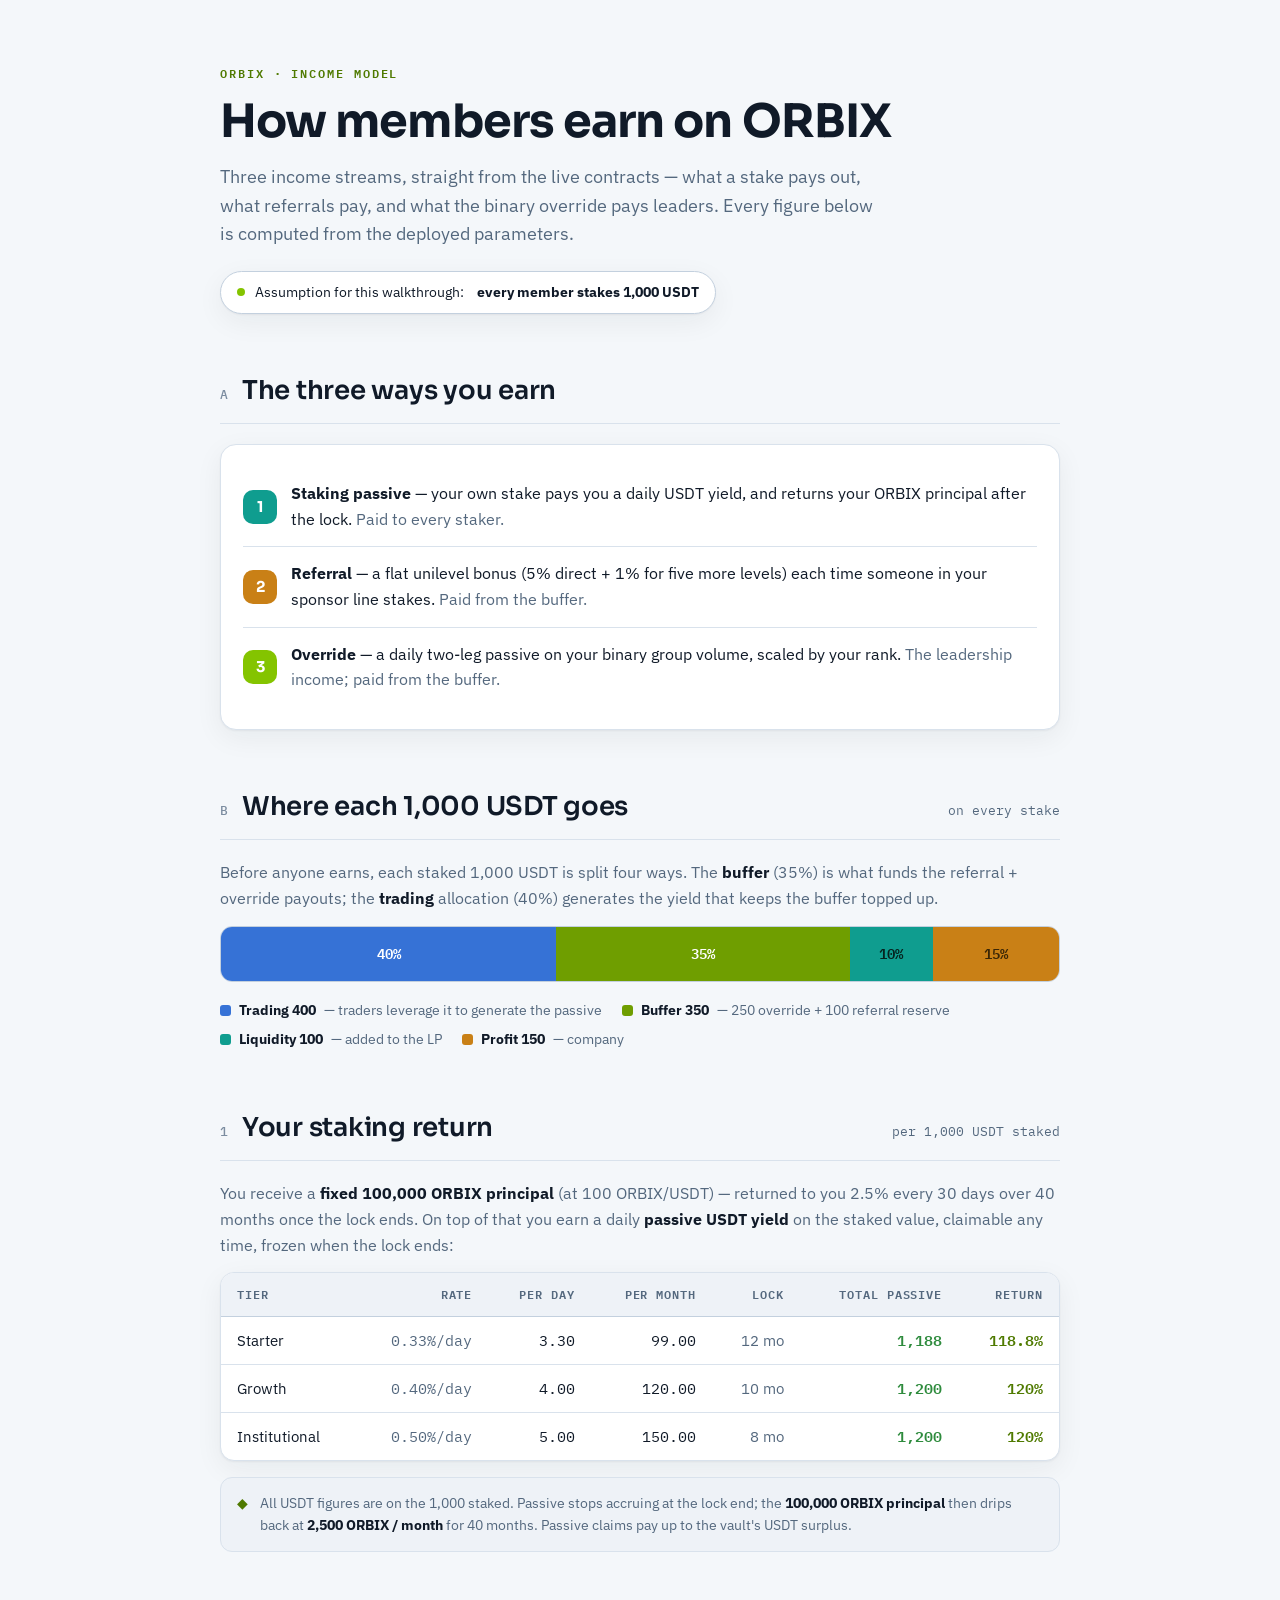
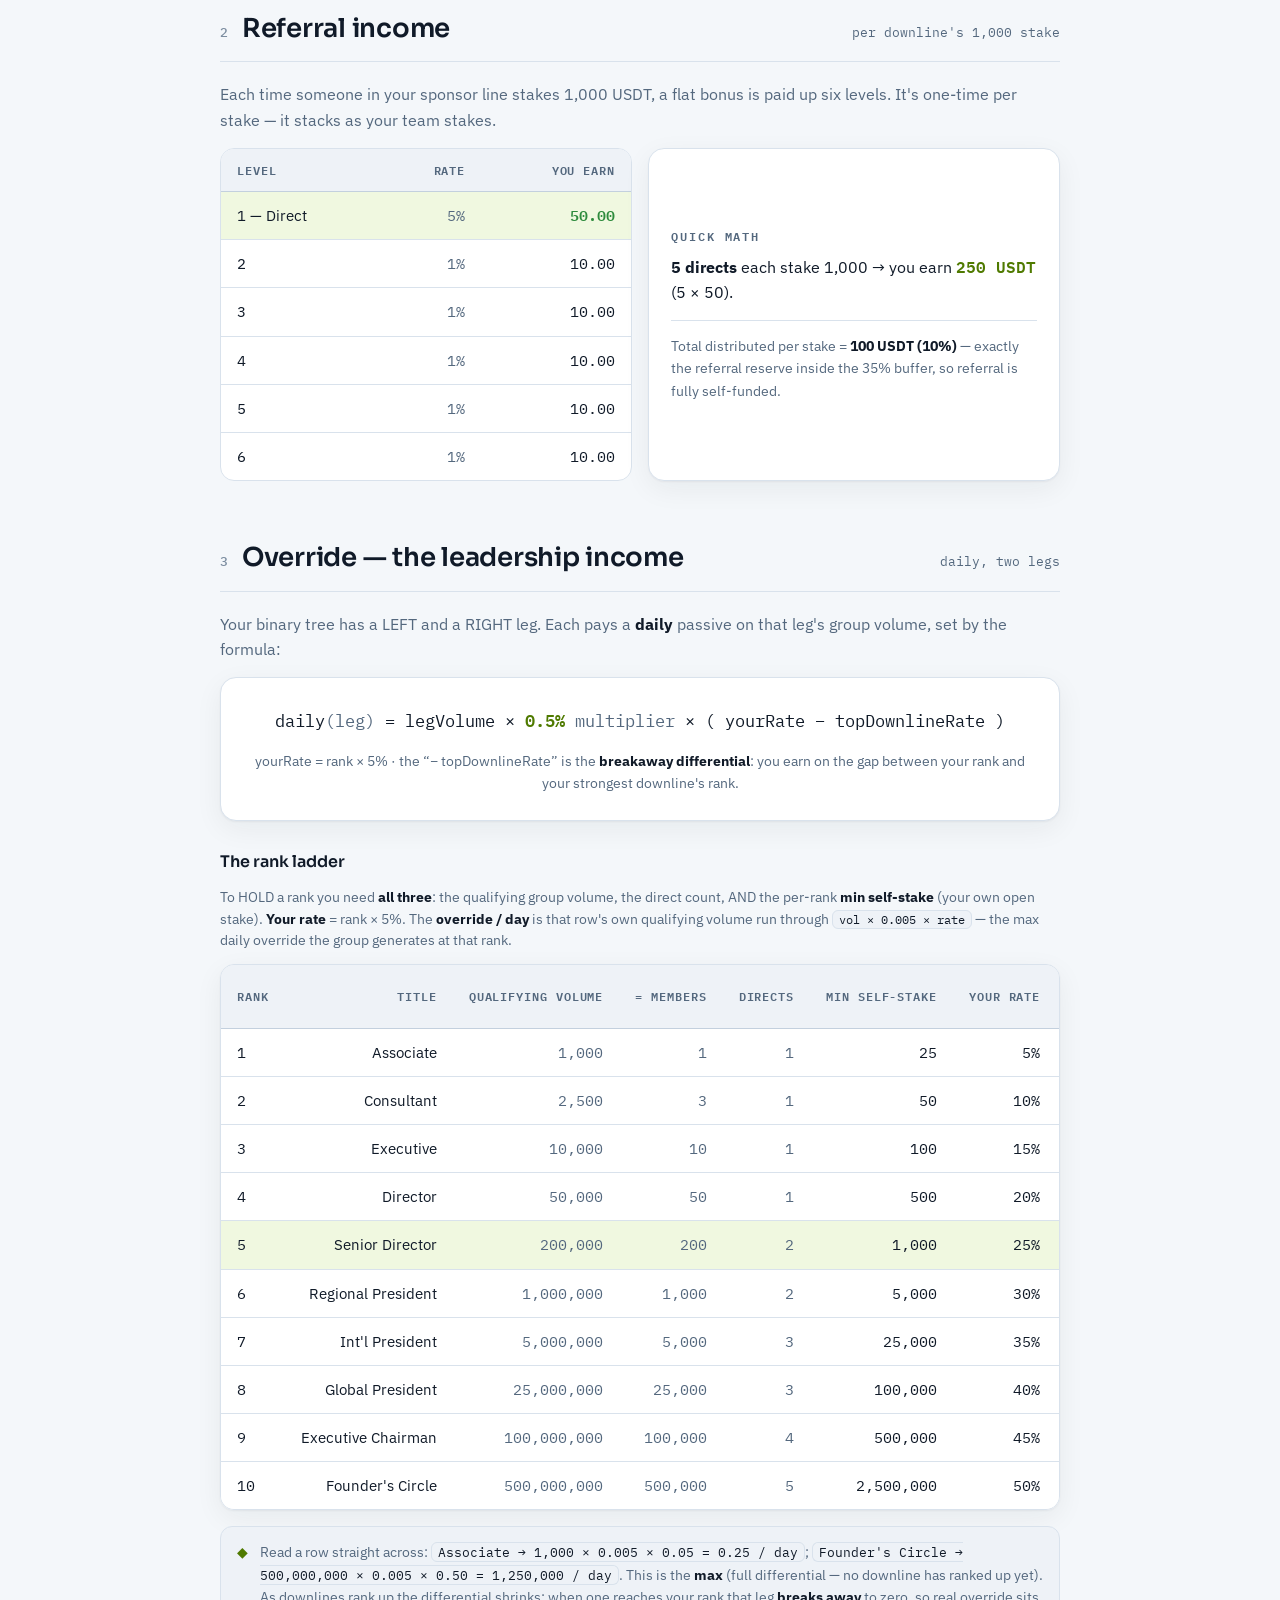
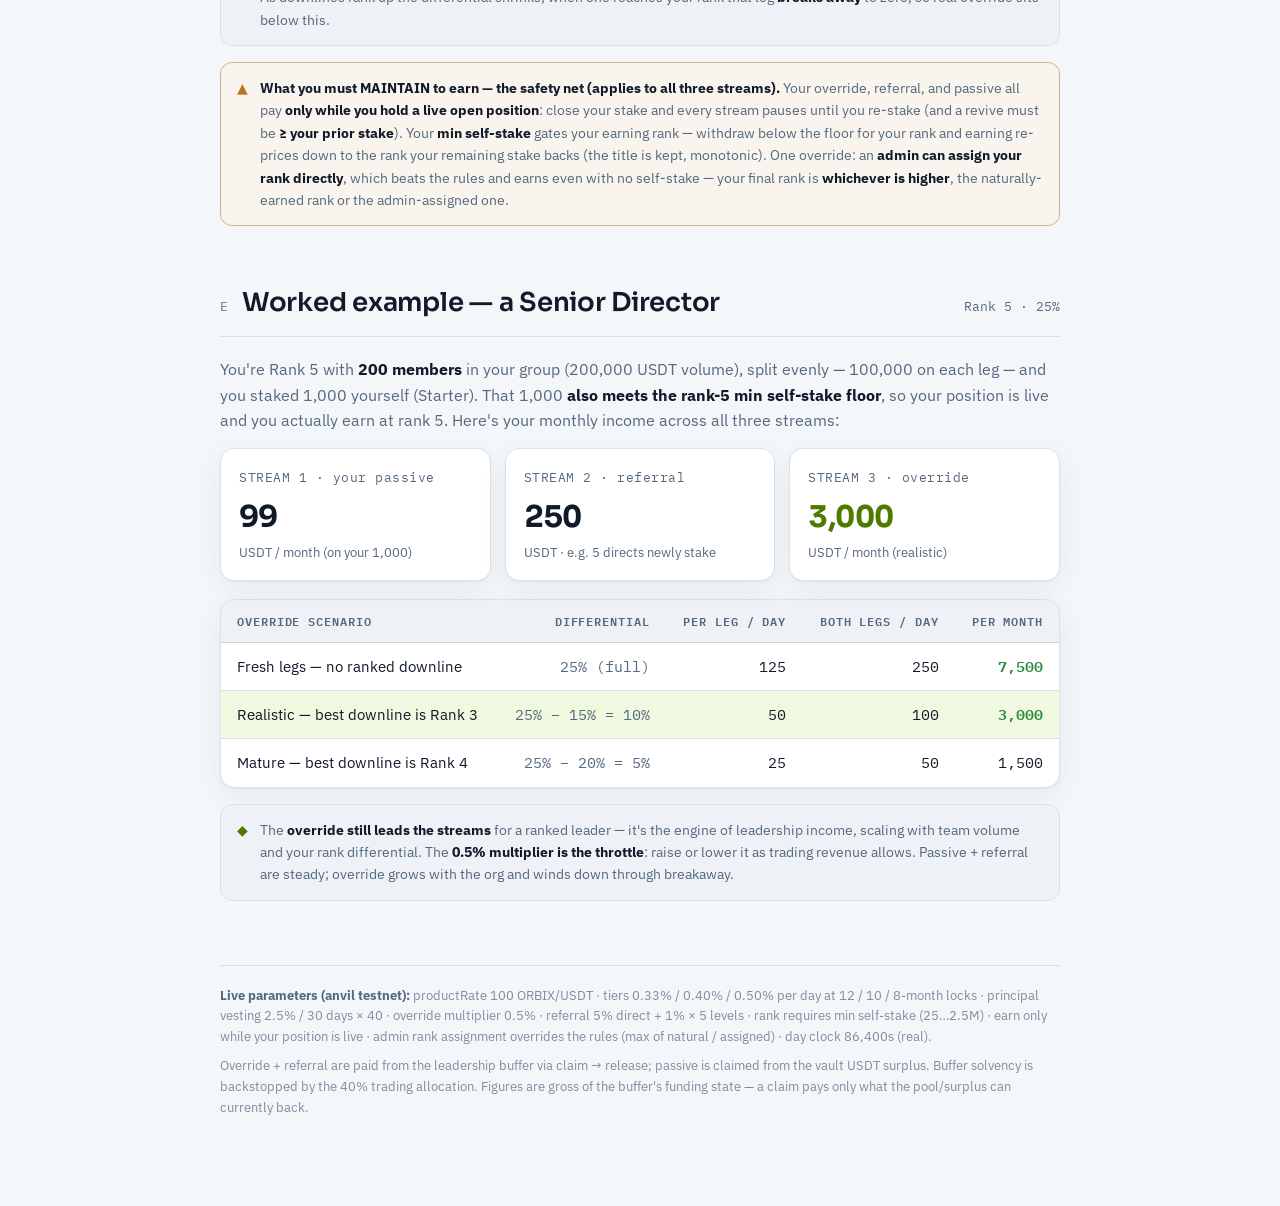
<file: earnings-explainer.html>
<!doctype html>
<html lang="en">
<head>
<meta charset="utf-8">
<title>How members earn on ORBIX</title>
<meta name="viewport" content="width=device-width, initial-scale=1">
<link rel="preconnect" href="https://fonts.googleapis.com">
<link rel="preconnect" href="https://fonts.gstatic.com" crossorigin>
<link rel="stylesheet" href="https://fonts.googleapis.com/css2?family=Sora:wght@500;600;700&family=IBM+Plex+Sans:wght@400;500;600&family=IBM+Plex+Mono:wght@400;500;600&display=swap">
<style>
  :root{
    --bg:#f4f7fa; --surface:#ffffff; --surface-2:#eef2f7; --line:#d9e2ec; --line-strong:#c3d0de;
    --ink:#101a28; --muted:#54687e; --faint:#7c8da0;
    --accent:#4f7a00; --accent-fill:#84c400; --accent-ink:#ffffff;
    --trading:#3672d6; --buffer:#6f9e00; --liquidity:#0f9d8f; --profit:#c98016;
    --pos:#2e8b3d; --warn:#b7791f;
    --shadow:0 1px 2px rgba(16,26,40,.05), 0 8px 28px rgba(16,26,40,.06);
  }
  @media (prefers-color-scheme:dark){ :root:not([data-theme="light"]){
    --bg:#0a0f17; --surface:#111a26; --surface-2:#0e1620; --line:#1e2a3a; --line-strong:#2b3a4e;
    --ink:#e9f0f8; --muted:#93a4b9; --faint:#6c7f96;
    --accent:#c6f24e; --accent-fill:#c6f24e; --accent-ink:#0a0f17;
    --trading:#6ea8fe; --buffer:#c6f24e; --liquidity:#5fe0c6; --profit:#f5b971;
    --pos:#7ee08a; --warn:#f0c05a;
    --shadow:0 1px 2px rgba(0,0,0,.3), 0 10px 34px rgba(0,0,0,.4);
  }}
  :root[data-theme="dark"]{
    --bg:#0a0f17; --surface:#111a26; --surface-2:#0e1620; --line:#1e2a3a; --line-strong:#2b3a4e;
    --ink:#e9f0f8; --muted:#93a4b9; --faint:#6c7f96;
    --accent:#c6f24e; --accent-fill:#c6f24e; --accent-ink:#0a0f17;
    --trading:#6ea8fe; --buffer:#c6f24e; --liquidity:#5fe0c6; --profit:#f5b971;
    --pos:#7ee08a; --warn:#f0c05a;
    --shadow:0 1px 2px rgba(0,0,0,.3), 0 10px 34px rgba(0,0,0,.4);
  }
  *{box-sizing:border-box}
  body{
    margin:0; background:var(--bg); color:var(--ink);
    font-family:"IBM Plex Sans",system-ui,sans-serif; font-size:16px; line-height:1.6;
    -webkit-font-smoothing:antialiased;
  }
  .wrap{max-width:920px; margin:0 auto; padding:clamp(20px,5vw,64px) clamp(16px,4vw,40px) 80px}
  h1,h2,h3{font-family:"Sora",system-ui,sans-serif; text-wrap:balance; margin:0}
  .mono{font-family:"IBM Plex Mono",monospace; font-variant-numeric:tabular-nums}
  .num{font-variant-numeric:tabular-nums}

  /* header */
  .eyebrow{font-family:"IBM Plex Mono",monospace; font-size:12px; letter-spacing:.16em; text-transform:uppercase; color:var(--accent); font-weight:600}
  header h1{font-size:clamp(30px,6vw,46px); font-weight:700; line-height:1.08; margin:14px 0 0; letter-spacing:-.02em}
  .lede{color:var(--muted); font-size:clamp(16px,2.2vw,18px); margin:16px 0 0; max-width:60ch}
  .assume{display:inline-flex; align-items:center; gap:10px; margin-top:22px; padding:9px 16px; border-radius:999px;
    background:var(--surface); border:1px solid var(--line-strong); font-size:14px; box-shadow:var(--shadow)}
  .assume b{color:var(--ink)} .assume .dot{width:8px;height:8px;border-radius:99px;background:var(--accent-fill)}

  section{margin-top:56px}
  .sec-head{display:flex; align-items:baseline; gap:14px; margin-bottom:20px; border-bottom:1px solid var(--line); padding-bottom:12px}
  .sec-idx{font-family:"IBM Plex Mono",monospace; font-size:13px; color:var(--faint); font-weight:500}
  .sec-head h2{font-size:clamp(20px,3.4vw,26px); font-weight:600; letter-spacing:-.01em}
  .sec-head .tag{margin-left:auto; font-size:12.5px; color:var(--muted); font-family:"IBM Plex Mono",monospace}
  p{margin:0 0 14px} .muted{color:var(--muted)}

  .card{background:var(--surface); border:1px solid var(--line); border-radius:16px; padding:22px; box-shadow:var(--shadow)}
  .grid2{display:grid; grid-template-columns:1fr 1fr; gap:16px}
  @media(max-width:640px){.grid2{grid-template-columns:1fr}}

  /* split bar */
  .bar{display:flex; height:56px; border-radius:12px; overflow:hidden; border:1px solid var(--line-strong); margin:6px 0 18px}
  .bar>div{display:flex; align-items:center; justify-content:center; color:#fff; font-family:"IBM Plex Mono",monospace; font-weight:600; font-size:14px; min-width:0}
  .bar .s-trading{background:var(--trading)} .bar .s-buffer{background:var(--buffer); color:var(--accent-ink)}
  .bar .s-liq{background:var(--liquidity); color:#06231f} .bar .s-profit{background:var(--profit); color:#3a2606}
  .legend{display:flex; flex-wrap:wrap; gap:8px 20px; font-size:13.5px}
  .legend span{display:inline-flex; align-items:center; gap:8px; color:var(--muted)}
  .legend i{width:11px; height:11px; border-radius:3px; display:inline-block}

  /* tables */
  .tbl-wrap{overflow-x:auto; border:1px solid var(--line); border-radius:14px; background:var(--surface); box-shadow:var(--shadow)}
  table{border-collapse:collapse; width:100%; font-size:14.5px}
  th,td{text-align:right; padding:12px 16px; white-space:nowrap}
  th:first-child,td:first-child{text-align:left}
  thead th{font-family:"IBM Plex Mono",monospace; font-size:11.5px; letter-spacing:.08em; text-transform:uppercase; color:var(--muted); font-weight:600; background:var(--surface-2); border-bottom:1px solid var(--line-strong)}
  tbody tr{border-top:1px solid var(--line)} tbody tr:first-child{border-top:0}
  tbody td{color:var(--ink)} td.dim{color:var(--muted)}
  .pos{color:var(--pos); font-weight:600}
  .accent{color:var(--accent); font-weight:600}
  tr.hi td{background:color-mix(in srgb, var(--accent-fill) 12%, var(--surface))}

  /* stat callouts */
  .stats{display:grid; grid-template-columns:repeat(3,1fr); gap:14px}
  @media(max-width:640px){.stats{grid-template-columns:1fr}}
  .stat{background:var(--surface); border:1px solid var(--line); border-radius:14px; padding:18px 18px 16px; box-shadow:var(--shadow)}
  .stat .k{font-size:12.5px; color:var(--muted); font-family:"IBM Plex Mono",monospace; letter-spacing:.04em}
  .stat .v{font-family:"Sora",sans-serif; font-weight:700; font-size:clamp(24px,4vw,30px); letter-spacing:-.02em; margin-top:6px; font-variant-numeric:tabular-nums}
  .stat .u{font-size:13px; color:var(--muted); margin-top:2px}
  .stat.big .v{color:var(--accent)}

  .note{display:flex; gap:12px; padding:14px 16px; border-radius:12px; background:var(--surface-2); border:1px solid var(--line); font-size:14px; color:var(--muted); margin-top:16px}
  .note b{color:var(--ink)}
  .note .m{flex:none; color:var(--accent)}
  code{font-family:"IBM Plex Mono",monospace; background:var(--surface-2); border:1px solid var(--line); border-radius:6px; padding:1px 6px; font-size:.9em; color:var(--ink)}
  .streamrow{display:flex; align-items:center; gap:14px; padding:14px 0; border-top:1px solid var(--line)}
  .streamrow:first-child{border-top:0}
  .chip{flex:none; width:34px; height:34px; border-radius:10px; display:grid; place-items:center; font-family:"Sora",sans-serif; font-weight:700; font-size:15px; color:#fff}
  .streamrow p{margin:0}
  footer{margin-top:64px; padding-top:20px; border-top:1px solid var(--line); color:var(--faint); font-size:13px}
  footer p{margin:0 0 8px}
</style>
</head>
<body>

<div class="wrap">
  <header>
    <div class="eyebrow">ORBIX · Income Model</div>
    <h1>How members earn on ORBIX</h1>
    <p class="lede">Three income streams, straight from the live contracts — what a stake pays out, what referrals pay, and what the binary override pays leaders. Every figure below is computed from the deployed parameters.</p>
    <div class="assume"><span class="dot"></span>Assumption for this walkthrough: <b>&nbsp;every member stakes 1,000 USDT</b></div>
  </header>

  <!-- three streams overview -->
  <section>
    <div class="sec-head"><span class="sec-idx">A</span><h2>The three ways you earn</h2></div>
    <div class="card">
      <div class="streamrow">
        <span class="chip" style="background:var(--liquidity)">1</span>
        <p><b>Staking passive</b> — your own stake pays you a daily USDT yield, and returns your ORBIX principal after the lock. <span class="muted">Paid to every staker.</span></p>
      </div>
      <div class="streamrow">
        <span class="chip" style="background:var(--profit)">2</span>
        <p><b>Referral</b> — a flat unilevel bonus (5% direct + 1% for five more levels) each time someone in your sponsor line stakes. <span class="muted">Paid from the buffer.</span></p>
      </div>
      <div class="streamrow">
        <span class="chip" style="background:var(--accent-fill); color:var(--accent-ink)">3</span>
        <p><b>Override</b> — a daily two-leg passive on your binary group volume, scaled by your rank. <span class="muted">The leadership income; paid from the buffer.</span></p>
      </div>
    </div>
  </section>

  <!-- split -->
  <section>
    <div class="sec-head"><span class="sec-idx">B</span><h2>Where each 1,000 USDT goes</h2><span class="tag">on every stake</span></div>
    <p class="muted">Before anyone earns, each staked 1,000 USDT is split four ways. The <b style="color:var(--ink)">buffer</b> (35%) is what funds the referral + override payouts; the <b style="color:var(--ink)">trading</b> allocation (40%) generates the yield that keeps the buffer topped up.</p>
    <div class="bar" aria-label="Allocation of a 1000 USDT stake">
      <div class="s-trading" style="flex:40">40%</div>
      <div class="s-buffer" style="flex:35">35%</div>
      <div class="s-liq" style="flex:10">10%</div>
      <div class="s-profit" style="flex:15">15%</div>
    </div>
    <div class="legend">
      <span><i style="background:var(--trading)"></i><b style="color:var(--ink)">Trading&nbsp;400</b> — traders leverage it to generate the passive</span>
      <span><i style="background:var(--buffer)"></i><b style="color:var(--ink)">Buffer&nbsp;350</b> — 250 override + 100 referral reserve</span>
      <span><i style="background:var(--liquidity)"></i><b style="color:var(--ink)">Liquidity&nbsp;100</b> — added to the LP</span>
      <span><i style="background:var(--profit)"></i><b style="color:var(--ink)">Profit&nbsp;150</b> — company</span>
    </div>
  </section>

  <!-- stream 1 -->
  <section>
    <div class="sec-head"><span class="sec-idx">1</span><h2>Your staking return</h2><span class="tag">per 1,000 USDT staked</span></div>
    <p class="muted">You receive a <b style="color:var(--ink)">fixed 100,000 ORBIX principal</b> (at 100 ORBIX/USDT) — returned to you 2.5% every 30 days over 40 months once the lock ends. On top of that you earn a daily <b style="color:var(--ink)">passive USDT yield</b> on the staked value, claimable any time, frozen when the lock ends:</p>
    <div class="tbl-wrap">
      <table>
        <thead><tr><th>Tier</th><th>Rate</th><th>Per day</th><th>Per month</th><th>Lock</th><th>Total passive</th><th>Return</th></tr></thead>
        <tbody>
          <tr><td>Starter</td><td class="dim mono">0.33%/day</td><td class="mono">3.30</td><td class="mono">99.00</td><td class="dim">12 mo</td><td class="mono pos">1,188</td><td class="mono accent">118.8%</td></tr>
          <tr><td>Growth</td><td class="dim mono">0.40%/day</td><td class="mono">4.00</td><td class="mono">120.00</td><td class="dim">10 mo</td><td class="mono pos">1,200</td><td class="mono accent">120%</td></tr>
          <tr><td>Institutional</td><td class="dim mono">0.50%/day</td><td class="mono">5.00</td><td class="mono">150.00</td><td class="dim">8 mo</td><td class="mono pos">1,200</td><td class="mono accent">120%</td></tr>
        </tbody>
      </table>
    </div>
    <div class="note"><span class="m">◆</span><div>All USDT figures are on the 1,000 staked. Passive stops accruing at the lock end; the <b>100,000 ORBIX principal</b> then drips back at <b>2,500 ORBIX / month</b> for 40 months. Passive claims pay up to the vault's USDT surplus.</div></div>
  </section>

  <!-- stream 2 -->
  <section>
    <div class="sec-head"><span class="sec-idx">2</span><h2>Referral income</h2><span class="tag">per downline's 1,000 stake</span></div>
    <p class="muted">Each time someone in your sponsor line stakes 1,000 USDT, a flat bonus is paid up six levels. It's one-time per stake — it stacks as your team stakes.</p>
    <div class="grid2">
      <div class="tbl-wrap" style="box-shadow:none">
        <table>
          <thead><tr><th>Level</th><th>Rate</th><th>You earn</th></tr></thead>
          <tbody>
            <tr class="hi"><td>1 — Direct</td><td class="dim mono">5%</td><td class="mono pos">50.00</td></tr>
            <tr><td>2</td><td class="dim mono">1%</td><td class="mono">10.00</td></tr>
            <tr><td>3</td><td class="dim mono">1%</td><td class="mono">10.00</td></tr>
            <tr><td>4</td><td class="dim mono">1%</td><td class="mono">10.00</td></tr>
            <tr><td>5</td><td class="dim mono">1%</td><td class="mono">10.00</td></tr>
            <tr><td>6</td><td class="dim mono">1%</td><td class="mono">10.00</td></tr>
          </tbody>
        </table>
      </div>
      <div class="card" style="display:flex; flex-direction:column; justify-content:center; gap:14px">
        <div>
          <div class="eyebrow" style="color:var(--muted)">Quick math</div>
          <p style="margin:8px 0 0"><b>5 directs</b> each stake 1,000 → you earn <b class="accent mono">250 USDT</b> (5 × 50).</p>
        </div>
        <div style="height:1px; background:var(--line)"></div>
        <p class="muted" style="margin:0; font-size:14px">Total distributed per stake = <b style="color:var(--ink)">100 USDT (10%)</b> — exactly the referral reserve inside the 35% buffer, so referral is fully self-funded.</p>
      </div>
    </div>
  </section>

  <!-- stream 3 -->
  <section>
    <div class="sec-head"><span class="sec-idx">3</span><h2>Override — the leadership income</h2><span class="tag">daily, two legs</span></div>
    <p class="muted">Your binary tree has a LEFT and a RIGHT leg. Each pays a <b style="color:var(--ink)">daily</b> passive on that leg's group volume, set by the formula:</p>
    <div class="card" style="text-align:center; padding:26px">
      <div class="mono" style="font-size:clamp(14px,2.6vw,17px); line-height:1.9">
        daily<span class="muted">(leg)</span> = legVolume × <b class="accent">0.5%</b><span class="muted"> multiplier</span> × ( yourRate − topDownlineRate )
      </div>
      <p class="muted" style="margin:14px 0 0; font-size:13.5px">yourRate = rank × 5% · the “− topDownlineRate” is the <b style="color:var(--ink)">breakaway differential</b>: you earn on the gap between your rank and your strongest downline's rank.</p>
    </div>

    <h3 style="font-size:16px; margin:28px 0 12px; font-weight:600">The rank ladder</h3>
    <p class="muted" style="margin:0 0 12px; font-size:13.5px">To HOLD a rank you need <b style="color:var(--ink)">all three</b>: the qualifying group volume, the direct count, AND the per-rank <b style="color:var(--ink)">min self-stake</b> (your own open stake). <b style="color:var(--ink)">Your rate</b> = rank × 5%. The <b style="color:var(--ink)">override / day</b> is that row's own qualifying volume run through <code>vol × 0.005 × rate</code> — the max daily override the group generates at that rank.</p>
    <div class="tbl-wrap">
      <table>
        <thead><tr><th>Rank</th><th>Title</th><th>Qualifying volume</th><th>= members</th><th>Directs</th><th>Min self-stake</th><th>Your rate</th><th>Override / day <span class="dim" style="font-weight:400">(max)</span><br><span class="dim" style="font-weight:400">vol × 0.005 × rate</span></th></tr></thead>
        <tbody>
          <tr><td class="mono">1</td><td>Associate</td><td class="mono dim">1,000</td><td class="mono dim">1</td><td class="mono dim">1</td><td class="mono">25</td><td class="mono">5%</td><td class="mono">0.25</td></tr>
          <tr><td class="mono">2</td><td>Consultant</td><td class="mono dim">2,500</td><td class="mono dim">3</td><td class="mono dim">1</td><td class="mono">50</td><td class="mono">10%</td><td class="mono">1.25</td></tr>
          <tr><td class="mono">3</td><td>Executive</td><td class="mono dim">10,000</td><td class="mono dim">10</td><td class="mono dim">1</td><td class="mono">100</td><td class="mono">15%</td><td class="mono">7.50</td></tr>
          <tr><td class="mono">4</td><td>Director</td><td class="mono dim">50,000</td><td class="mono dim">50</td><td class="mono dim">1</td><td class="mono">500</td><td class="mono">20%</td><td class="mono">50</td></tr>
          <tr class="hi"><td class="mono">5</td><td>Senior Director</td><td class="mono dim">200,000</td><td class="mono dim">200</td><td class="mono dim">2</td><td class="mono">1,000</td><td class="mono">25%</td><td class="mono">250</td></tr>
          <tr><td class="mono">6</td><td>Regional President</td><td class="mono dim">1,000,000</td><td class="mono dim">1,000</td><td class="mono dim">2</td><td class="mono">5,000</td><td class="mono">30%</td><td class="mono">1,500</td></tr>
          <tr><td class="mono">7</td><td>Int'l President</td><td class="mono dim">5,000,000</td><td class="mono dim">5,000</td><td class="mono dim">3</td><td class="mono">25,000</td><td class="mono">35%</td><td class="mono">8,750</td></tr>
          <tr><td class="mono">8</td><td>Global President</td><td class="mono dim">25,000,000</td><td class="mono dim">25,000</td><td class="mono dim">3</td><td class="mono">100,000</td><td class="mono">40%</td><td class="mono">50,000</td></tr>
          <tr><td class="mono">9</td><td>Executive Chairman</td><td class="mono dim">100,000,000</td><td class="mono dim">100,000</td><td class="mono dim">4</td><td class="mono">500,000</td><td class="mono">45%</td><td class="mono">225,000</td></tr>
          <tr><td class="mono">10</td><td>Founder's Circle</td><td class="mono dim">500,000,000</td><td class="mono dim">500,000</td><td class="mono dim">5</td><td class="mono">2,500,000</td><td class="mono">50%</td><td class="mono">1,250,000</td></tr>
        </tbody>
      </table>
    </div>
    <div class="note"><span class="m">◆</span><div>Read a row straight across: <code>Associate → 1,000 × 0.005 × 0.05 = 0.25 / day</code>; <code>Founder's Circle → 500,000,000 × 0.005 × 0.50 = 1,250,000 / day</code>. This is the <b>max</b> (full differential — no downline has ranked up yet). As downlines rank up the differential shrinks; when one reaches your rank that leg <b>breaks away</b> to zero, so real override sits below this.</div></div>

    <div class="note" style="border-color:color-mix(in srgb, var(--warn, #b7791f) 45%, var(--line)); background:color-mix(in srgb, var(--warn, #b7791f) 8%, var(--surface))"><span class="m" style="color:var(--warn, #b7791f)">▲</span><div><b style="color:var(--ink)">What you must MAINTAIN to earn — the safety net (applies to all three streams).</b> Your override, referral, and passive all pay <b>only while you hold a live open position</b>: close your stake and every stream pauses until you re-stake (and a revive must be <b>≥ your prior stake</b>). Your <b>min self-stake</b> gates your earning rank — withdraw below the floor for your rank and earning re-prices down to the rank your remaining stake backs (the title is kept, monotonic). One override: an <b>admin can assign your rank directly</b>, which beats the rules and earns even with no self-stake — your final rank is <b>whichever is higher</b>, the naturally-earned rank or the admin-assigned one.</div></div>
  </section>

  <!-- worked example -->
  <section>
    <div class="sec-head"><span class="sec-idx">E</span><h2>Worked example — a Senior Director</h2><span class="tag">Rank 5 · 25%</span></div>
    <p class="muted">You're Rank 5 with <b style="color:var(--ink)">200 members</b> in your group (200,000 USDT volume), split evenly — 100,000 on each leg — and you staked 1,000 yourself (Starter). That 1,000 <b style="color:var(--ink)">also meets the rank-5 min self-stake floor</b>, so your position is live and you actually earn at rank 5. Here's your monthly income across all three streams:</p>

    <div class="stats" style="margin-bottom:18px">
      <div class="stat"><div class="k">STREAM 1 · your passive</div><div class="v">99</div><div class="u">USDT / month (on your 1,000)</div></div>
      <div class="stat"><div class="k">STREAM 2 · referral</div><div class="v">250</div><div class="u">USDT · e.g. 5 directs newly stake</div></div>
      <div class="stat big"><div class="k">STREAM 3 · override</div><div class="v">3,000</div><div class="u">USDT / month (realistic)</div></div>
    </div>

    <div class="tbl-wrap">
      <table>
        <thead><tr><th>Override scenario</th><th>Differential</th><th>Per leg / day</th><th>Both legs / day</th><th>Per month</th></tr></thead>
        <tbody>
          <tr><td>Fresh legs — no ranked downline</td><td class="dim mono">25% (full)</td><td class="mono">125</td><td class="mono">250</td><td class="mono pos">7,500</td></tr>
          <tr class="hi"><td>Realistic — best downline is Rank 3</td><td class="dim mono">25% − 15% = 10%</td><td class="mono">50</td><td class="mono">100</td><td class="mono pos">3,000</td></tr>
          <tr><td>Mature — best downline is Rank 4</td><td class="dim mono">25% − 20% = 5%</td><td class="mono">25</td><td class="mono">50</td><td class="mono">1,500</td></tr>
        </tbody>
      </table>
    </div>
    <div class="note"><span class="m">◆</span><div>The <b>override still leads the streams</b> for a ranked leader — it's the engine of leadership income, scaling with team volume and your rank differential. The <b>0.5% multiplier is the throttle</b>: raise or lower it as trading revenue allows. Passive + referral are steady; override grows with the org and winds down through breakaway.</div></div>
  </section>

  <footer>
    <p><b style="color:var(--muted)">Live parameters (anvil testnet):</b> productRate 100 ORBIX/USDT · tiers 0.33% / 0.40% / 0.50% per day at 12 / 10 / 8-month locks · principal vesting 2.5% / 30 days × 40 · override multiplier 0.5% · referral 5% direct + 1% × 5 levels · rank requires min self-stake (25…2.5M) · earn only while your position is live · admin rank assignment overrides the rules (max of natural / assigned) · day clock 86,400s (real).</p>
    <p>Override + referral are paid from the leadership buffer via claim → release; passive is claimed from the vault USDT surplus. Buffer solvency is backstopped by the 40% trading allocation. Figures are gross of the buffer's funding state — a claim pays only what the pool/surplus can currently back.</p>
  </footer>
</div>
</body>
</html>
</file>
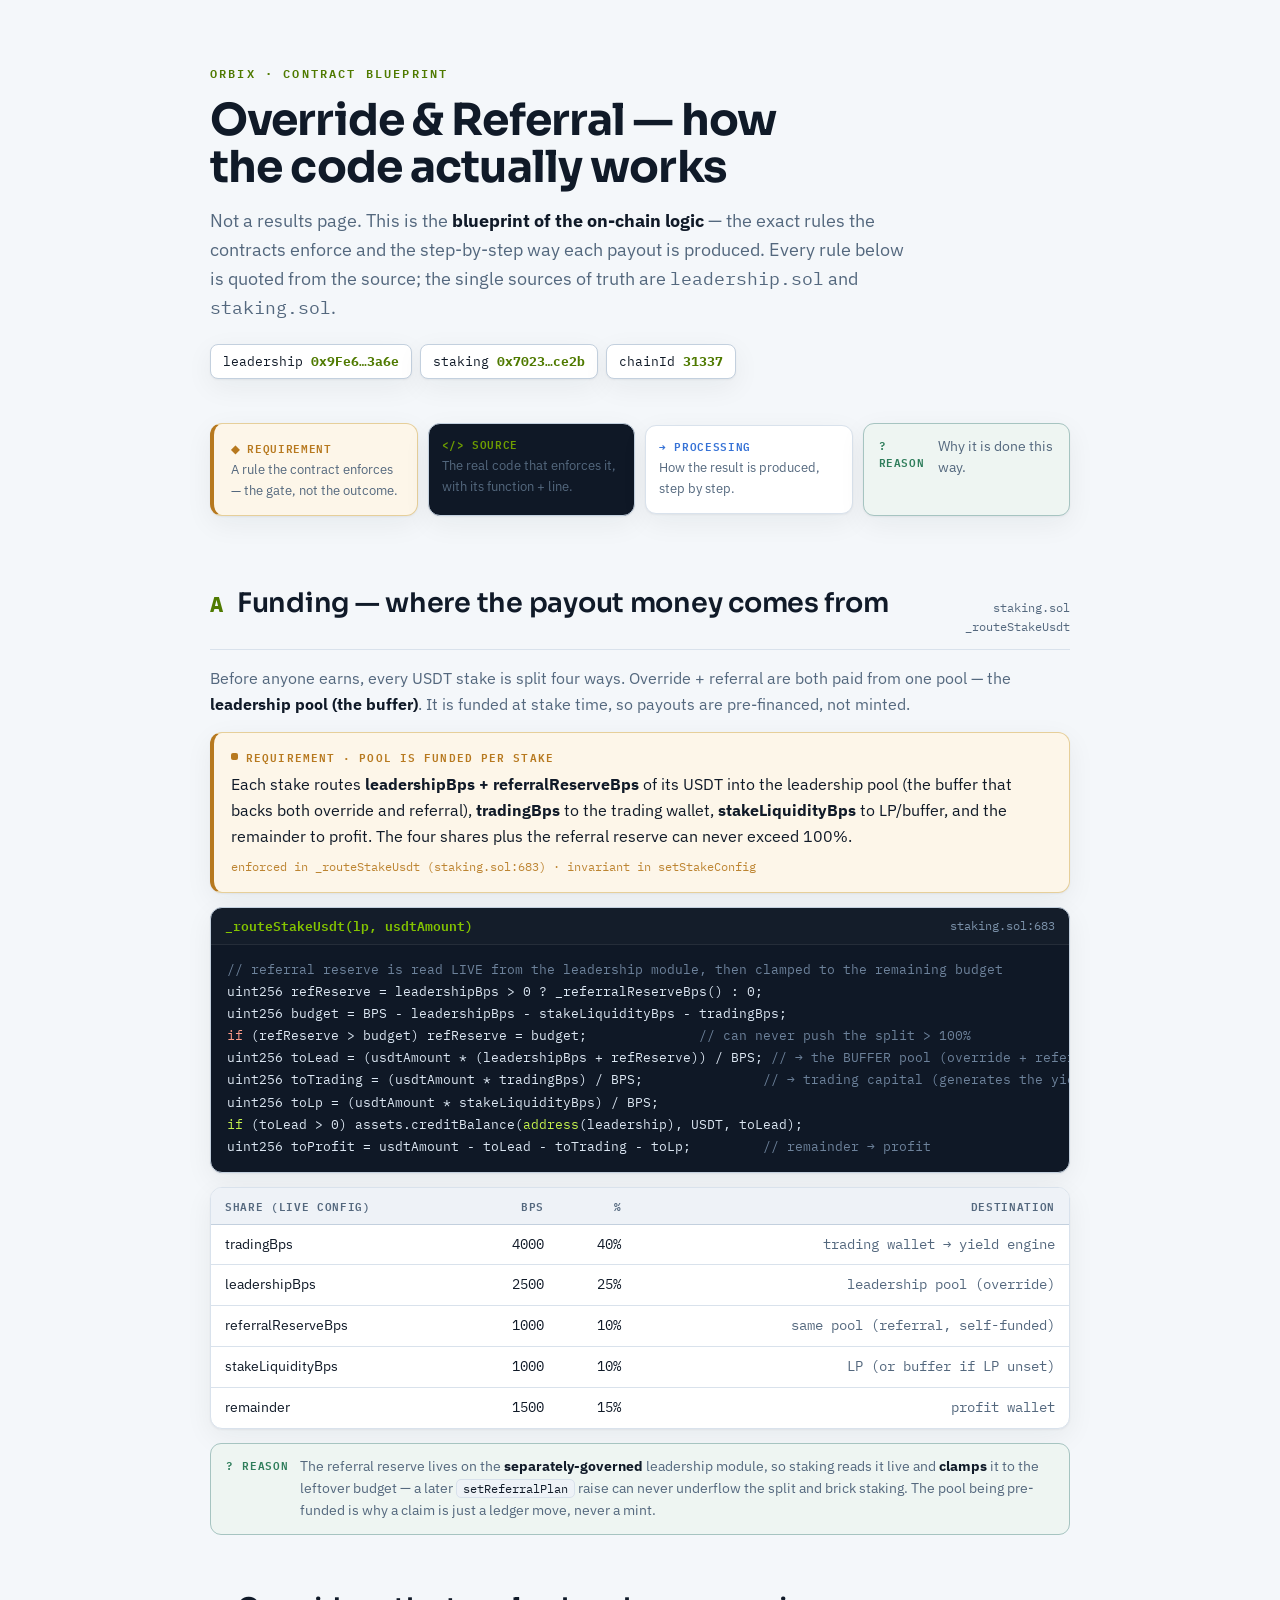
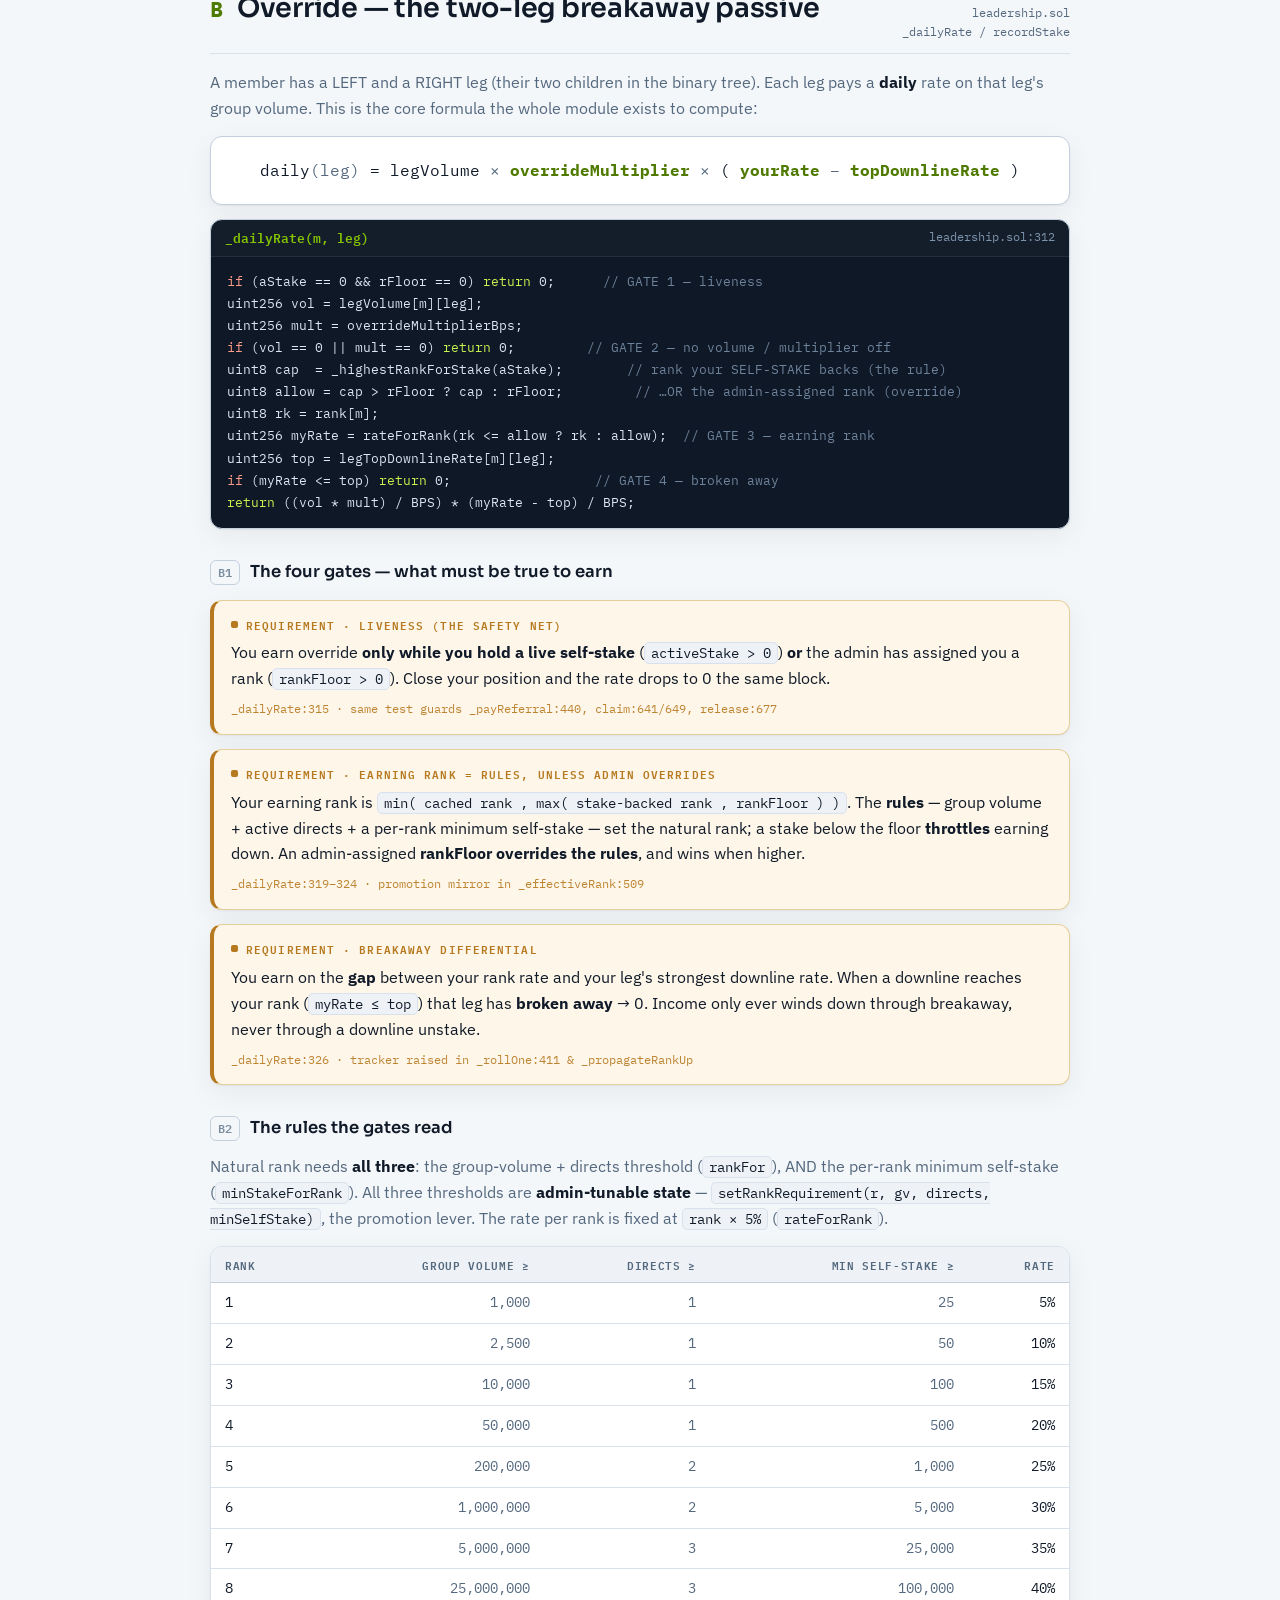
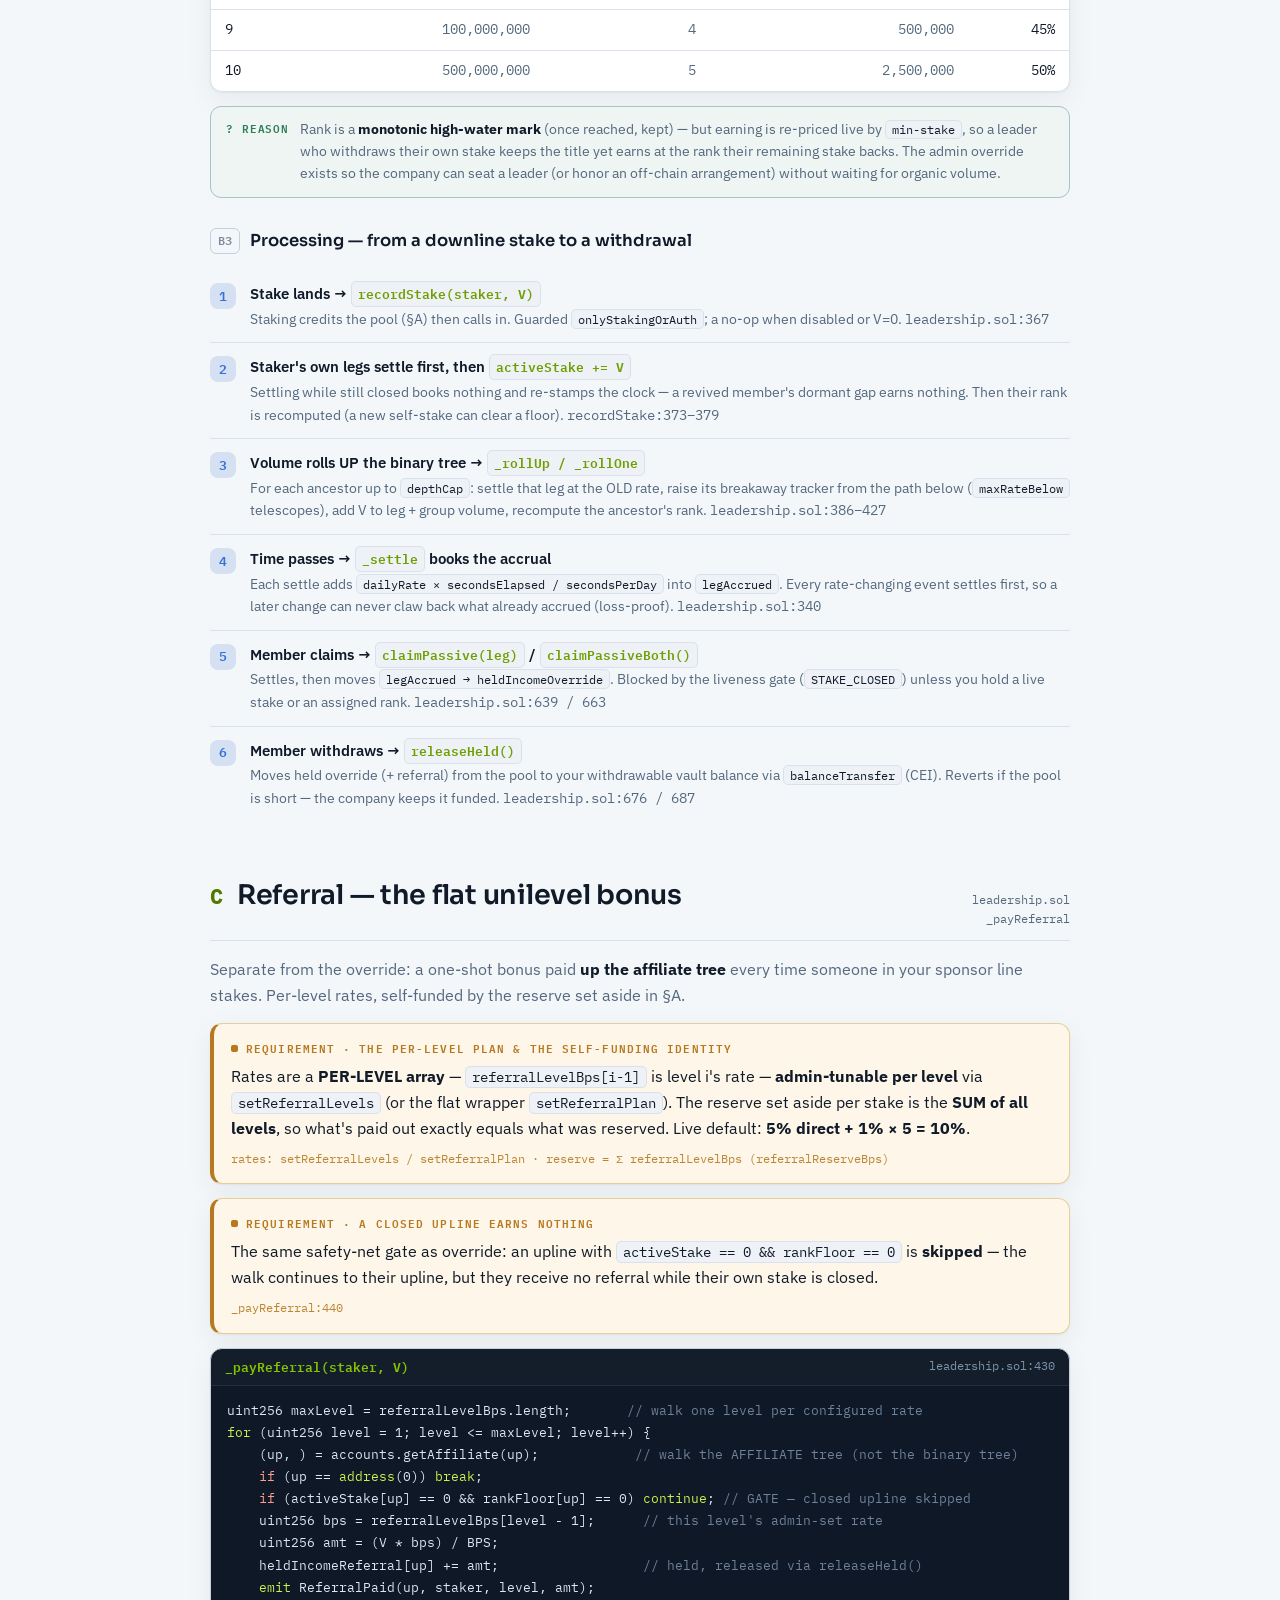
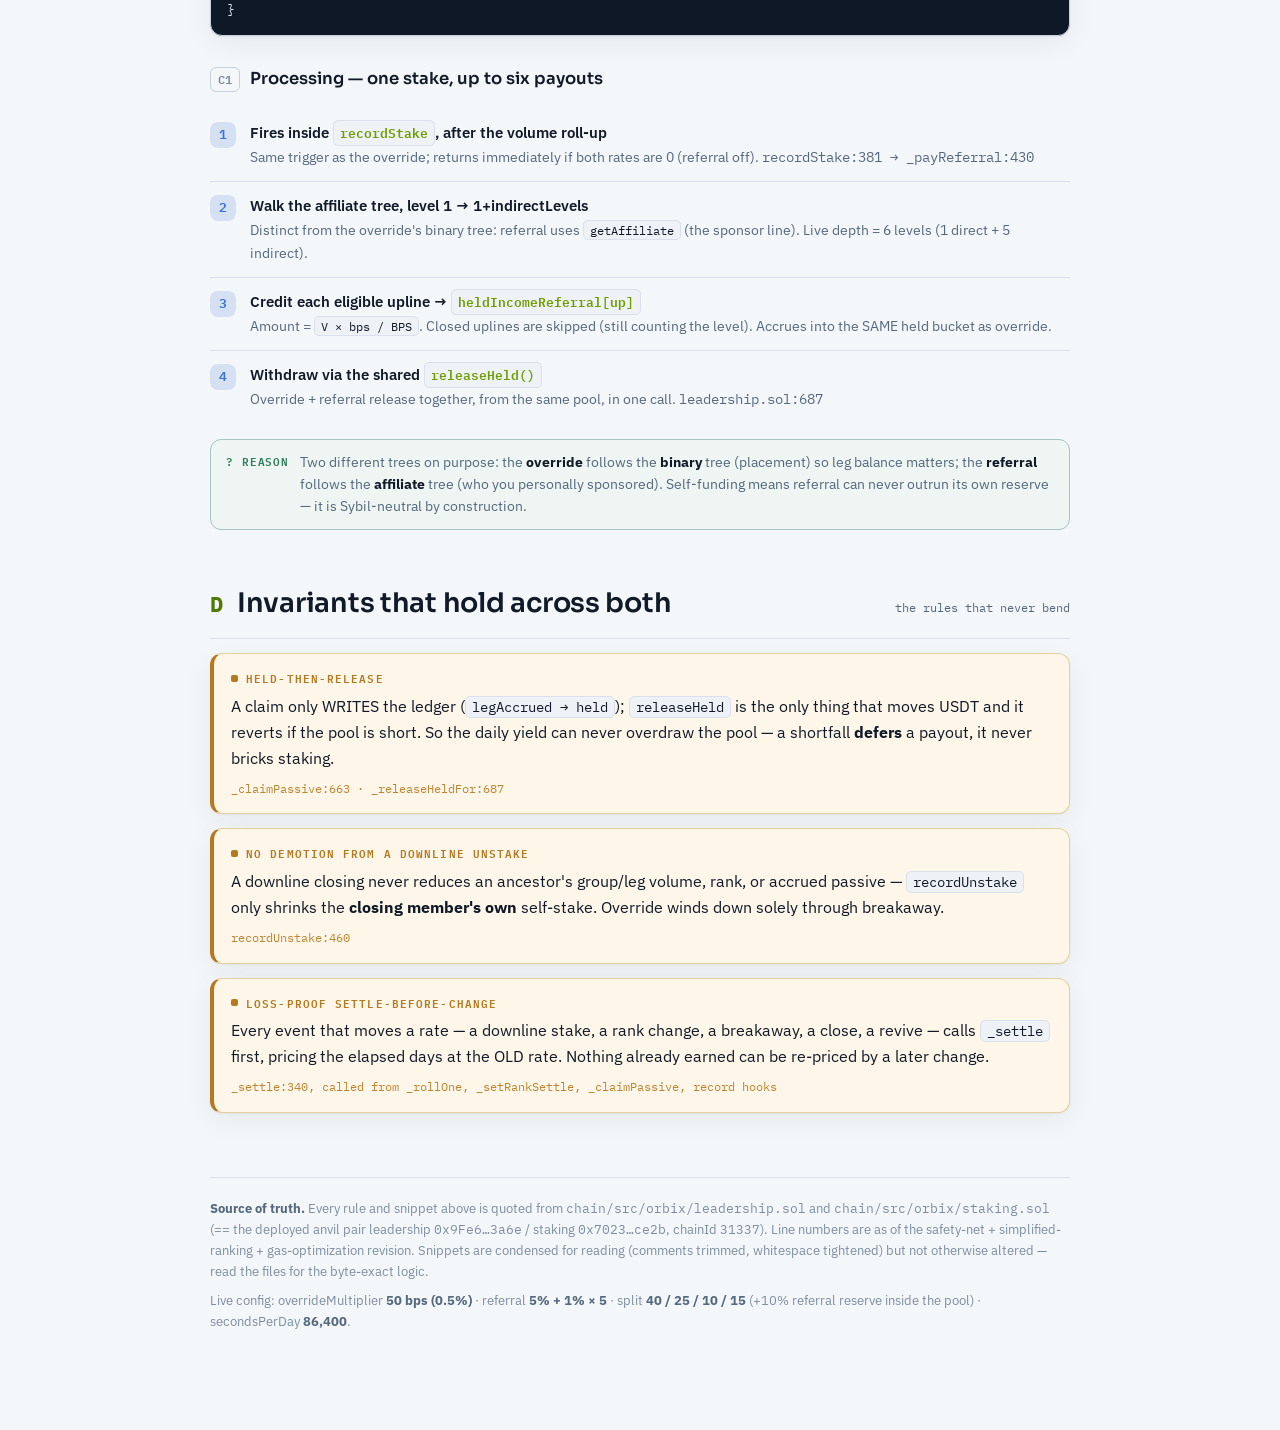
<file: override-referral-blueprint.html>
<!doctype html>
<html lang="en">
<head>
<meta charset="utf-8">
<title>ORBIX override &amp; referral — contract blueprint</title>
<meta name="viewport" content="width=device-width, initial-scale=1">
<link rel="preconnect" href="https://fonts.googleapis.com">
<link rel="preconnect" href="https://fonts.gstatic.com" crossorigin>
<link rel="stylesheet" href="https://fonts.googleapis.com/css2?family=Sora:wght@500;600;700&family=IBM+Plex+Sans:wght@400;500;600&family=IBM+Plex+Mono:wght@400;500;600&display=swap">
<style>
  :root{
    --bg:#f4f7fa; --surface:#ffffff; --surface-2:#eef2f7; --code-bg:#0f1826; --code-ink:#dbe6f2;
    --line:#d9e2ec; --line-strong:#c3d0de; --ink:#101a28; --muted:#54687e; --faint:#7c8da0;
    --accent:#4f7a00; --accent-fill:#84c400; --lime:#6f9e00;
    --req:#b7791f; --req-bg:#fdf6e9; --req-line:#e6cf9a;
    --flow:#3672d6; --why:#2e7d5b; --crit:#c8412f;
    --shadow:0 1px 2px rgba(16,26,40,.05), 0 8px 28px rgba(16,26,40,.06);
  }
  @media (prefers-color-scheme:dark){ :root:not([data-theme="light"]){
    --bg:#0a0f17; --surface:#111a26; --surface-2:#0e1620; --code-bg:#0a121e; --code-ink:#cfe0f2;
    --line:#1e2a3a; --line-strong:#2b3a4e; --ink:#e9f0f8; --muted:#93a4b9; --faint:#6c7f96;
    --accent:#c6f24e; --accent-fill:#c6f24e; --lime:#c6f24e;
    --req:#f0c05a; --req-bg:#201a0e; --req-line:#4a3d1e;
    --flow:#6ea8fe; --why:#7ee0a8; --crit:#ff7a68;
    --shadow:0 1px 2px rgba(0,0,0,.3), 0 10px 34px rgba(0,0,0,.4);
  }}
  :root[data-theme="dark"]{
    --bg:#0a0f17; --surface:#111a26; --surface-2:#0e1620; --code-bg:#0a121e; --code-ink:#cfe0f2;
    --line:#1e2a3a; --line-strong:#2b3a4e; --ink:#e9f0f8; --muted:#93a4b9; --faint:#6c7f96;
    --accent:#c6f24e; --accent-fill:#c6f24e; --lime:#c6f24e;
    --req:#f0c05a; --req-bg:#201a0e; --req-line:#4a3d1e;
    --flow:#6ea8fe; --why:#7ee0a8; --crit:#ff7a68;
    --shadow:0 1px 2px rgba(0,0,0,.3), 0 10px 34px rgba(0,0,0,.4);
  }
  *{box-sizing:border-box}
  body{margin:0; background:var(--bg); color:var(--ink); font-family:"IBM Plex Sans",system-ui,sans-serif; font-size:16px; line-height:1.62; -webkit-font-smoothing:antialiased}
  .wrap{max-width:940px; margin:0 auto; padding:clamp(20px,5vw,64px) clamp(15px,4vw,40px) 90px}
  h1,h2,h3{font-family:"Sora",system-ui,sans-serif; text-wrap:balance; margin:0}
  .mono{font-family:"IBM Plex Mono",monospace}
  .eyebrow{font-family:"IBM Plex Mono",monospace; font-size:12px; letter-spacing:.18em; text-transform:uppercase; color:var(--accent); font-weight:600}
  header h1{font-size:clamp(29px,6vw,44px); font-weight:700; line-height:1.06; margin:14px 0 0; letter-spacing:-.02em}
  .lede{color:var(--muted); font-size:clamp(15.5px,2.2vw,18px); margin:15px 0 0; max-width:64ch}
  .src{display:flex; flex-wrap:wrap; gap:8px; margin-top:22px}
  .src span{font-family:"IBM Plex Mono",monospace; font-size:12.5px; padding:6px 12px; border-radius:8px; background:var(--surface); border:1px solid var(--line-strong); box-shadow:var(--shadow)}
  .src b{color:var(--accent)}

  /* legend */
  .legend{display:grid; grid-template-columns:repeat(4,1fr); gap:10px; margin:30px 0 0}
  @media(max-width:720px){.legend{grid-template-columns:repeat(2,1fr)}}
  .lg{padding:11px 13px; border-radius:11px; background:var(--surface); border:1px solid var(--line); font-size:12.5px; box-shadow:var(--shadow)}
  .lg .t{font-family:"IBM Plex Mono",monospace; font-size:11px; letter-spacing:.06em; text-transform:uppercase; font-weight:600; margin-bottom:3px}
  .lg.req .t{color:var(--req)} .lg.code .t{color:var(--lime)} .lg.flow .t{color:var(--flow)} .lg.why .t{color:var(--why)}
  .lg .d{color:var(--muted)}

  section{margin-top:52px}
  .sec-head{display:flex; align-items:baseline; gap:14px; margin-bottom:8px; border-bottom:1px solid var(--line); padding-bottom:12px}
  .sec-idx{font-family:"IBM Plex Mono",monospace; font-size:22px; color:var(--accent); font-weight:700}
  .sec-head h2{font-size:clamp(20px,3.4vw,27px); font-weight:600; letter-spacing:-.01em}
  .sec-head .tag{margin-left:auto; font-size:12px; color:var(--muted); font-family:"IBM Plex Mono",monospace; text-align:right}
  .intro{color:var(--muted); margin:16px 0 4px}
  p{margin:0 0 13px} .muted{color:var(--muted)}

  h3.blk{font-size:16.5px; font-weight:600; margin:30px 0 12px; display:flex; align-items:center; gap:10px}
  h3.blk .n{font-family:"IBM Plex Mono",monospace; font-size:12px; color:var(--faint); border:1px solid var(--line-strong); border-radius:6px; padding:2px 7px}

  /* requirement callout — the highlighted "rule that is enforced" */
  .req{border:1px solid var(--req-line); background:var(--req-bg); border-left:4px solid var(--req); border-radius:12px; padding:15px 17px; margin:14px 0; box-shadow:var(--shadow)}
  .req .lab{font-family:"IBM Plex Mono",monospace; font-size:11px; letter-spacing:.1em; text-transform:uppercase; color:var(--req); font-weight:600; display:flex; align-items:center; gap:8px}
  .req .lab .dot{width:7px;height:7px;border-radius:2px;background:var(--req)}
  .req .txt{margin-top:7px; color:var(--ink)} .req .txt b{color:var(--ink)}
  .req .where{font-family:"IBM Plex Mono",monospace; font-size:11.5px; color:var(--req); margin-top:8px; opacity:.9}

  /* code block — the actual source */
  .code{background:var(--code-bg); border:1px solid var(--line-strong); border-radius:12px; margin:14px 0; box-shadow:var(--shadow); overflow:hidden}
  .code .cap{display:flex; align-items:center; justify-content:space-between; gap:10px; padding:8px 14px; border-bottom:1px solid rgba(255,255,255,.07); background:rgba(255,255,255,.02)}
  .code .cap .fn{font-family:"IBM Plex Mono",monospace; font-size:12.5px; color:var(--accent-fill); font-weight:600}
  .code .cap .loc{font-family:"IBM Plex Mono",monospace; font-size:11.5px; color:#7c93ab}
  .code pre{margin:0; padding:14px 16px; overflow-x:auto; font-family:"IBM Plex Mono",monospace; font-size:13px; line-height:1.7; color:var(--code-ink)}
  .code pre .c{color:#6d829b}      /* comment */
  .code pre .k{color:#c6f24e}      /* keyword/accent */
  .code pre .s{color:#e0a35e}      /* string/number */
  .code pre .g{color:#ff9d8a}      /* guard/require */

  /* processing flow — numbered steps of HOW the result is produced */
  .flow{margin:16px 0}
  .flow .step{display:flex; gap:14px; padding:12px 0; border-top:1px solid var(--line)}
  .flow .step:first-child{border-top:0}
  .flow .num{flex:none; width:26px; height:26px; border-radius:8px; background:color-mix(in srgb,var(--flow) 16%,transparent); color:var(--flow); font-family:"IBM Plex Mono",monospace; font-weight:600; font-size:13px; display:flex; align-items:center; justify-content:center; margin-top:1px}
  .flow .body{flex:1}
  .flow .body .h{font-weight:600; font-size:14.5px}
  .flow .body .h code{font-family:"IBM Plex Mono",monospace; font-size:12.5px; color:var(--lime); background:var(--surface-2); border:1px solid var(--line); border-radius:5px; padding:1px 6px}
  .flow .body .d{color:var(--muted); font-size:14px; margin-top:2px}

  .why{display:flex; gap:11px; padding:12px 15px; border-radius:11px; background:color-mix(in srgb,var(--why) 8%,var(--surface)); border:1px solid color-mix(in srgb,var(--why) 30%,var(--line)); font-size:13.5px; color:var(--muted); margin:14px 0}
  .why .lab{flex:none; font-family:"IBM Plex Mono",monospace; font-size:11px; letter-spacing:.08em; text-transform:uppercase; color:var(--why); font-weight:600}
  .why b{color:var(--ink)}

  .eq{background:var(--surface); border:1px solid var(--line-strong); border-radius:12px; padding:18px; margin:14px 0; text-align:center; font-family:"IBM Plex Mono",monospace; font-size:clamp(13px,2.5vw,16px); line-height:1.9; box-shadow:var(--shadow); overflow-x:auto}
  .eq b{color:var(--accent)} .eq .dim{color:var(--muted)}

  .tbl-wrap{overflow-x:auto; border:1px solid var(--line); border-radius:12px; background:var(--surface); box-shadow:var(--shadow); margin:14px 0}
  table{border-collapse:collapse; width:100%; font-size:13.5px}
  th,td{text-align:right; padding:9px 14px; white-space:nowrap; font-variant-numeric:tabular-nums}
  th:first-child,td:first-child{text-align:left}
  thead th{font-family:"IBM Plex Mono",monospace; font-size:11px; letter-spacing:.06em; text-transform:uppercase; color:var(--muted); font-weight:600; background:var(--surface-2); border-bottom:1px solid var(--line-strong)}
  tbody tr{border-top:1px solid var(--line)} tbody tr:first-child{border-top:0}
  td.mono,.dim{font-family:"IBM Plex Mono",monospace}
  .dim{color:var(--muted)}
  code.inl{font-family:"IBM Plex Mono",monospace; font-size:.88em; background:var(--surface-2); border:1px solid var(--line); border-radius:5px; padding:1px 6px; color:var(--ink)}
  footer{margin-top:64px; padding-top:20px; border-top:1px solid var(--line); color:var(--faint); font-size:13px}
  footer p{margin:0 0 8px} footer b{color:var(--muted)}
</style>
</head>
<body>

<div class="wrap">
  <header>
    <div class="eyebrow">ORBIX · Contract Blueprint</div>
    <h1>Override &amp; Referral — how the code actually works</h1>
    <p class="lede">Not a results page. This is the <b style="color:var(--ink)">blueprint of the on-chain logic</b> — the exact rules the contracts enforce and the step-by-step way each payout is produced. Every rule below is quoted from the source; the single sources of truth are <span class="mono">leadership.sol</span> and <span class="mono">staking.sol</span>.</p>
    <div class="src">
      <span>leadership <b>0x9Fe6…3a6e</b></span>
      <span>staking <b>0x7023…ce2b</b></span>
      <span>chainId <b>31337</b></span>
    </div>
    <div class="legend">
      <div class="lg req"><div class="t">◆ Requirement</div><div class="d">A rule the contract enforces — the gate, not the outcome.</div></div>
      <div class="lg code"><div class="t">&lt;/&gt; Source</div><div class="d">The real code that enforces it, with its function + line.</div></div>
      <div class="lg flow"><div class="t">→ Processing</div><div class="d">How the result is produced, step by step.</div></div>
      <div class="lg why"><div class="t">? Reason</div><div class="d">Why it is done this way.</div></div>
    </div>
  </header>

  <!-- ================= A · FUNDING ================= -->
  <section>
    <div class="sec-head"><span class="sec-idx">A</span><h2>Funding — where the payout money comes from</h2><span class="tag">staking.sol<br>_routeStakeUsdt</span></div>
    <p class="intro">Before anyone earns, every USDT stake is split four ways. Override + referral are both paid from one pool — the <b style="color:var(--ink)">leadership pool (the buffer)</b>. It is funded at stake time, so payouts are pre-financed, not minted.</p>

    <div class="req">
      <div class="lab"><span class="dot"></span>Requirement · pool is funded per stake</div>
      <div class="txt">Each stake routes <b>leadershipBps + referralReserveBps</b> of its USDT into the leadership pool (the buffer that backs both override and referral), <b>tradingBps</b> to the trading wallet, <b>stakeLiquidityBps</b> to LP/buffer, and the remainder to profit. The four shares plus the referral reserve can never exceed 100%.</div>
      <div class="where">enforced in _routeStakeUsdt (staking.sol:683) · invariant in setStakeConfig</div>
    </div>

    <div class="code">
      <div class="cap"><span class="fn">_routeStakeUsdt(lp, usdtAmount)</span><span class="loc">staking.sol:683</span></div>
<pre><span class="c">// referral reserve is read LIVE from the leadership module, then clamped to the remaining budget</span>
uint256 refReserve = leadershipBps &gt; 0 ? _referralReserveBps() : 0;
uint256 budget = BPS - leadershipBps - stakeLiquidityBps - tradingBps;
<span class="g">if</span> (refReserve &gt; budget) refReserve = budget;              <span class="c">// can never push the split &gt; 100%</span>
uint256 toLead = (usdtAmount * (leadershipBps + refReserve)) / BPS; <span class="c">// → the BUFFER pool (override + referral)</span>
uint256 toTrading = (usdtAmount * tradingBps) / BPS;               <span class="c">// → trading capital (generates the yield)</span>
uint256 toLp = (usdtAmount * stakeLiquidityBps) / BPS;
<span class="k">if</span> (toLead &gt; 0) assets.creditBalance(<span class="k">address</span>(leadership), USDT, toLead);
uint256 toProfit = usdtAmount - toLead - toTrading - toLp;         <span class="c">// remainder → profit</span></pre>
    </div>

    <div class="tbl-wrap">
      <table>
        <thead><tr><th>Share (live config)</th><th>bps</th><th>%</th><th>Destination</th></tr></thead>
        <tbody>
          <tr><td>tradingBps</td><td class="mono">4000</td><td class="mono">40%</td><td class="dim">trading wallet → yield engine</td></tr>
          <tr><td>leadershipBps</td><td class="mono">2500</td><td class="mono">25%</td><td class="dim">leadership pool (override)</td></tr>
          <tr><td>referralReserveBps</td><td class="mono">1000</td><td class="mono">10%</td><td class="dim">same pool (referral, self-funded)</td></tr>
          <tr><td>stakeLiquidityBps</td><td class="mono">1000</td><td class="mono">10%</td><td class="dim">LP (or buffer if LP unset)</td></tr>
          <tr><td>remainder</td><td class="mono">1500</td><td class="mono">15%</td><td class="dim">profit wallet</td></tr>
        </tbody>
      </table>
    </div>
    <div class="why"><span class="lab">? Reason</span><div>The referral reserve lives on the <b>separately-governed</b> leadership module, so staking reads it live and <b>clamps</b> it to the leftover budget — a later <code class="inl">setReferralPlan</code> raise can never underflow the split and brick staking. The pool being pre-funded is why a claim is just a ledger move, never a mint.</div></div>
  </section>

  <!-- ================= B · OVERRIDE ================= -->
  <section>
    <div class="sec-head"><span class="sec-idx">B</span><h2>Override — the two-leg breakaway passive</h2><span class="tag">leadership.sol<br>_dailyRate / recordStake</span></div>
    <p class="intro">A member has a LEFT and a RIGHT leg (their two children in the binary tree). Each leg pays a <b style="color:var(--ink)">daily</b> rate on that leg's group volume. This is the core formula the whole module exists to compute:</p>

    <div class="eq">daily<span class="dim">(leg)</span> = legVolume <span class="dim">×</span> <b>overrideMultiplier</b> <span class="dim">×</span> ( <b>yourRate</b> <span class="dim">−</span> <b>topDownlineRate</b> )</div>

    <div class="code">
      <div class="cap"><span class="fn">_dailyRate(m, leg)</span><span class="loc">leadership.sol:312</span></div>
<pre><span class="g">if</span> (aStake == 0 &amp;&amp; rFloor == 0) <span class="k">return</span> 0;      <span class="c">// GATE 1 — liveness</span>
uint256 vol = legVolume[m][leg];
uint256 mult = overrideMultiplierBps;
<span class="g">if</span> (vol == 0 || mult == 0) <span class="k">return</span> 0;         <span class="c">// GATE 2 — no volume / multiplier off</span>
uint8 cap  = _highestRankForStake(aStake);        <span class="c">// rank your SELF-STAKE backs (the rule)</span>
uint8 allow = cap &gt; rFloor ? cap : rFloor;         <span class="c">// …OR the admin-assigned rank (override)</span>
uint8 rk = rank[m];
uint256 myRate = rateForRank(rk &lt;= allow ? rk : allow);  <span class="c">// GATE 3 — earning rank</span>
uint256 top = legTopDownlineRate[m][leg];
<span class="g">if</span> (myRate &lt;= top) <span class="k">return</span> 0;                  <span class="c">// GATE 4 — broken away</span>
<span class="k">return</span> ((vol * mult) / BPS) * (myRate - top) / BPS;</pre>
    </div>

    <h3 class="blk"><span class="n">B1</span>The four gates — what must be true to earn</h3>

    <div class="req">
      <div class="lab"><span class="dot"></span>Requirement · liveness (the safety net)</div>
      <div class="txt">You earn override <b>only while you hold a live self-stake</b> (<code class="inl">activeStake &gt; 0</code>) <b>or</b> the admin has assigned you a rank (<code class="inl">rankFloor &gt; 0</code>). Close your position and the rate drops to 0 the same block.</div>
      <div class="where">_dailyRate:315 · same test guards _payReferral:440, claim:641/649, release:677</div>
    </div>

    <div class="req">
      <div class="lab"><span class="dot"></span>Requirement · earning rank = RULES, unless admin overrides</div>
      <div class="txt">Your earning rank is <code class="inl">min( cached rank , max( stake-backed rank , rankFloor ) )</code>. The <b>rules</b> — group volume + active directs + a per-rank minimum self-stake — set the natural rank; a stake below the floor <b>throttles</b> earning down. An admin-assigned <b>rankFloor overrides the rules</b>, and wins when higher.</div>
      <div class="where">_dailyRate:319–324 · promotion mirror in _effectiveRank:509</div>
    </div>

    <div class="req">
      <div class="lab"><span class="dot"></span>Requirement · breakaway differential</div>
      <div class="txt">You earn on the <b>gap</b> between your rank rate and your leg's strongest downline rate. When a downline reaches your rank (<code class="inl">myRate ≤ top</code>) that leg has <b>broken away</b> → 0. Income only ever winds down through breakaway, never through a downline unstake.</div>
      <div class="where">_dailyRate:326 · tracker raised in _rollOne:411 &amp; _propagateRankUp</div>
    </div>

    <h3 class="blk"><span class="n">B2</span>The rules the gates read</h3>
    <p class="muted">Natural rank needs <b style="color:var(--ink)">all three</b>: the group-volume + directs threshold (<code class="inl">rankFor</code>), AND the per-rank minimum self-stake (<code class="inl">minStakeForRank</code>). All three thresholds are <b style="color:var(--ink)">admin-tunable state</b> — <code class="inl">setRankRequirement(r, gv, directs, minSelfStake)</code>, the promotion lever. The rate per rank is fixed at <code class="inl">rank × 5%</code> (<code class="inl">rateForRank</code>).</p>
    <div class="tbl-wrap">
      <table>
        <thead><tr><th>Rank</th><th>Group volume ≥</th><th>Directs ≥</th><th>Min self-stake ≥</th><th>Rate</th></tr></thead>
        <tbody>
          <tr><td class="mono">1</td><td class="mono dim">1,000</td><td class="mono dim">1</td><td class="mono dim">25</td><td class="mono">5%</td></tr>
          <tr><td class="mono">2</td><td class="mono dim">2,500</td><td class="mono dim">1</td><td class="mono dim">50</td><td class="mono">10%</td></tr>
          <tr><td class="mono">3</td><td class="mono dim">10,000</td><td class="mono dim">1</td><td class="mono dim">100</td><td class="mono">15%</td></tr>
          <tr><td class="mono">4</td><td class="mono dim">50,000</td><td class="mono dim">1</td><td class="mono dim">500</td><td class="mono">20%</td></tr>
          <tr><td class="mono">5</td><td class="mono dim">200,000</td><td class="mono dim">2</td><td class="mono dim">1,000</td><td class="mono">25%</td></tr>
          <tr><td class="mono">6</td><td class="mono dim">1,000,000</td><td class="mono dim">2</td><td class="mono dim">5,000</td><td class="mono">30%</td></tr>
          <tr><td class="mono">7</td><td class="mono dim">5,000,000</td><td class="mono dim">3</td><td class="mono dim">25,000</td><td class="mono">35%</td></tr>
          <tr><td class="mono">8</td><td class="mono dim">25,000,000</td><td class="mono dim">3</td><td class="mono dim">100,000</td><td class="mono">40%</td></tr>
          <tr><td class="mono">9</td><td class="mono dim">100,000,000</td><td class="mono dim">4</td><td class="mono dim">500,000</td><td class="mono">45%</td></tr>
          <tr><td class="mono">10</td><td class="mono dim">500,000,000</td><td class="mono dim">5</td><td class="mono dim">2,500,000</td><td class="mono">50%</td></tr>
        </tbody>
      </table>
    </div>
    <div class="why"><span class="lab">? Reason</span><div>Rank is a <b>monotonic high-water mark</b> (once reached, kept) — but earning is re-priced live by <code class="inl">min-stake</code>, so a leader who withdraws their own stake keeps the title yet earns at the rank their remaining stake backs. The admin override exists so the company can seat a leader (or honor an off-chain arrangement) without waiting for organic volume.</div></div>

    <h3 class="blk"><span class="n">B3</span>Processing — from a downline stake to a withdrawal</h3>
    <div class="flow">
      <div class="step"><div class="num">1</div><div class="body"><div class="h">Stake lands → <code>recordStake(staker, V)</code></div><div class="d">Staking credits the pool (§A) then calls in. Guarded <code class="inl">onlyStakingOrAuth</code>; a no-op when disabled or V=0. <span class="dim">leadership.sol:367</span></div></div></div>
      <div class="step"><div class="num">2</div><div class="body"><div class="h">Staker's own legs settle first, then <code>activeStake += V</code></div><div class="d">Settling while still closed books nothing and re-stamps the clock — a revived member's dormant gap earns nothing. Then their rank is recomputed (a new self-stake can clear a floor). <span class="dim">recordStake:373–379</span></div></div></div>
      <div class="step"><div class="num">3</div><div class="body"><div class="h">Volume rolls UP the binary tree → <code>_rollUp / _rollOne</code></div><div class="d">For each ancestor up to <code class="inl">depthCap</code>: settle that leg at the OLD rate, raise its breakaway tracker from the path below (<code class="inl">maxRateBelow</code> telescopes), add V to leg + group volume, recompute the ancestor's rank. <span class="dim">leadership.sol:386–427</span></div></div></div>
      <div class="step"><div class="num">4</div><div class="body"><div class="h">Time passes → <code>_settle</code> books the accrual</div><div class="d">Each settle adds <code class="inl">dailyRate × secondsElapsed / secondsPerDay</code> into <code class="inl">legAccrued</code>. Every rate-changing event settles first, so a later change can never claw back what already accrued (loss-proof). <span class="dim">leadership.sol:340</span></div></div></div>
      <div class="step"><div class="num">5</div><div class="body"><div class="h">Member claims → <code>claimPassive(leg)</code> / <code>claimPassiveBoth()</code></div><div class="d">Settles, then moves <code class="inl">legAccrued → heldIncomeOverride</code>. Blocked by the liveness gate (<code class="inl">STAKE_CLOSED</code>) unless you hold a live stake or an assigned rank. <span class="dim">leadership.sol:639 / 663</span></div></div></div>
      <div class="step"><div class="num">6</div><div class="body"><div class="h">Member withdraws → <code>releaseHeld()</code></div><div class="d">Moves held override (+ referral) from the pool to your withdrawable vault balance via <code class="inl">balanceTransfer</code> (CEI). Reverts if the pool is short — the company keeps it funded. <span class="dim">leadership.sol:676 / 687</span></div></div></div>
    </div>
  </section>

  <!-- ================= C · REFERRAL ================= -->
  <section>
    <div class="sec-head"><span class="sec-idx">C</span><h2>Referral — the flat unilevel bonus</h2><span class="tag">leadership.sol<br>_payReferral</span></div>
    <p class="intro">Separate from the override: a one-shot bonus paid <b style="color:var(--ink)">up the affiliate tree</b> every time someone in your sponsor line stakes. Per-level rates, self-funded by the reserve set aside in §A.</p>

    <div class="req">
      <div class="lab"><span class="dot"></span>Requirement · the per-level plan &amp; the self-funding identity</div>
      <div class="txt">Rates are a <b>PER-LEVEL array</b> — <code class="inl">referralLevelBps[i-1]</code> is level i's rate — <b>admin-tunable per level</b> via <code class="inl">setReferralLevels</code> (or the flat wrapper <code class="inl">setReferralPlan</code>). The reserve set aside per stake is the <b>SUM of all levels</b>, so what's paid out exactly equals what was reserved. Live default: <b>5% direct + 1% × 5 = 10%</b>.</div>
      <div class="where">rates: setReferralLevels / setReferralPlan · reserve = Σ referralLevelBps (referralReserveBps)</div>
    </div>

    <div class="req">
      <div class="lab"><span class="dot"></span>Requirement · a closed upline earns nothing</div>
      <div class="txt">The same safety-net gate as override: an upline with <code class="inl">activeStake == 0 &amp;&amp; rankFloor == 0</code> is <b>skipped</b> — the walk continues to their upline, but they receive no referral while their own stake is closed.</div>
      <div class="where">_payReferral:440</div>
    </div>

    <div class="code">
      <div class="cap"><span class="fn">_payReferral(staker, V)</span><span class="loc">leadership.sol:430</span></div>
<pre>uint256 maxLevel = referralLevelBps.length;       <span class="c">// walk one level per configured rate</span>
<span class="k">for</span> (uint256 level = 1; level &lt;= maxLevel; level++) {
    (up, ) = accounts.getAffiliate(up);            <span class="c">// walk the AFFILIATE tree (not the binary tree)</span>
    <span class="g">if</span> (up == <span class="k">address</span>(0)) <span class="k">break</span>;
    <span class="g">if</span> (activeStake[up] == 0 &amp;&amp; rankFloor[up] == 0) <span class="k">continue</span>; <span class="c">// GATE — closed upline skipped</span>
    uint256 bps = referralLevelBps[level - 1];      <span class="c">// this level's admin-set rate</span>
    uint256 amt = (V * bps) / BPS;
    heldIncomeReferral[up] += amt;                  <span class="c">// held, released via releaseHeld()</span>
    <span class="k">emit</span> ReferralPaid(up, staker, level, amt);
}</pre>
    </div>

    <h3 class="blk"><span class="n">C1</span>Processing — one stake, up to six payouts</h3>
    <div class="flow">
      <div class="step"><div class="num">1</div><div class="body"><div class="h">Fires inside <code>recordStake</code>, after the volume roll-up</div><div class="d">Same trigger as the override; returns immediately if both rates are 0 (referral off). <span class="dim">recordStake:381 → _payReferral:430</span></div></div></div>
      <div class="step"><div class="num">2</div><div class="body"><div class="h">Walk the affiliate tree, level 1 → 1+indirectLevels</div><div class="d">Distinct from the override's binary tree: referral uses <code class="inl">getAffiliate</code> (the sponsor line). Live depth = 6 levels (1 direct + 5 indirect).</div></div></div>
      <div class="step"><div class="num">3</div><div class="body"><div class="h">Credit each eligible upline → <code>heldIncomeReferral[up]</code></div><div class="d">Amount = <code class="inl">V × bps / BPS</code>. Closed uplines are skipped (still counting the level). Accrues into the SAME held bucket as override.</div></div></div>
      <div class="step"><div class="num">4</div><div class="body"><div class="h">Withdraw via the shared <code>releaseHeld()</code></div><div class="d">Override + referral release together, from the same pool, in one call. <span class="dim">leadership.sol:687</span></div></div></div>
    </div>
    <div class="why"><span class="lab">? Reason</span><div>Two different trees on purpose: the <b>override</b> follows the <b>binary</b> tree (placement) so leg balance matters; the <b>referral</b> follows the <b>affiliate</b> tree (who you personally sponsored). Self-funding means referral can never outrun its own reserve — it is Sybil-neutral by construction.</div></div>
  </section>

  <!-- ================= D · INVARIANTS ================= -->
  <section>
    <div class="sec-head"><span class="sec-idx">D</span><h2>Invariants that hold across both</h2><span class="tag">the rules that never bend</span></div>
    <div class="req">
      <div class="lab"><span class="dot"></span>Held-then-release</div>
      <div class="txt">A claim only WRITES the ledger (<code class="inl">legAccrued → held</code>); <code class="inl">releaseHeld</code> is the only thing that moves USDT and it reverts if the pool is short. So the daily yield can never overdraw the pool — a shortfall <b>defers</b> a payout, it never bricks staking.</div>
      <div class="where">_claimPassive:663 · _releaseHeldFor:687</div>
    </div>
    <div class="req">
      <div class="lab"><span class="dot"></span>No demotion from a downline unstake</div>
      <div class="txt">A downline closing never reduces an ancestor's group/leg volume, rank, or accrued passive — <code class="inl">recordUnstake</code> only shrinks the <b>closing member's own</b> self-stake. Override winds down solely through breakaway.</div>
      <div class="where">recordUnstake:460</div>
    </div>
    <div class="req">
      <div class="lab"><span class="dot"></span>Loss-proof settle-before-change</div>
      <div class="txt">Every event that moves a rate — a downline stake, a rank change, a breakaway, a close, a revive — calls <code class="inl">_settle</code> first, pricing the elapsed days at the OLD rate. Nothing already earned can be re-priced by a later change.</div>
      <div class="where">_settle:340, called from _rollOne, _setRankSettle, _claimPassive, record hooks</div>
    </div>
  </section>

  <footer>
    <p><b>Source of truth.</b> Every rule and snippet above is quoted from <span class="mono">chain/src/orbix/leadership.sol</span> and <span class="mono">chain/src/orbix/staking.sol</span> (== the deployed anvil pair leadership <span class="mono">0x9Fe6…3a6e</span> / staking <span class="mono">0x7023…ce2b</span>, chainId 31337). Line numbers are as of the safety-net + simplified-ranking + gas-optimization revision. Snippets are condensed for reading (comments trimmed, whitespace tightened) but not otherwise altered — read the files for the byte-exact logic.</p>
    <p>Live config: overrideMultiplier <b>50 bps (0.5%)</b> · referral <b>5% + 1% × 5</b> · split <b>40 / 25 / 10 / 15</b> (+10% referral reserve inside the pool) · secondsPerDay <b>86,400</b>.</p>
  </footer>
</div>
</body>
</html>
</file>
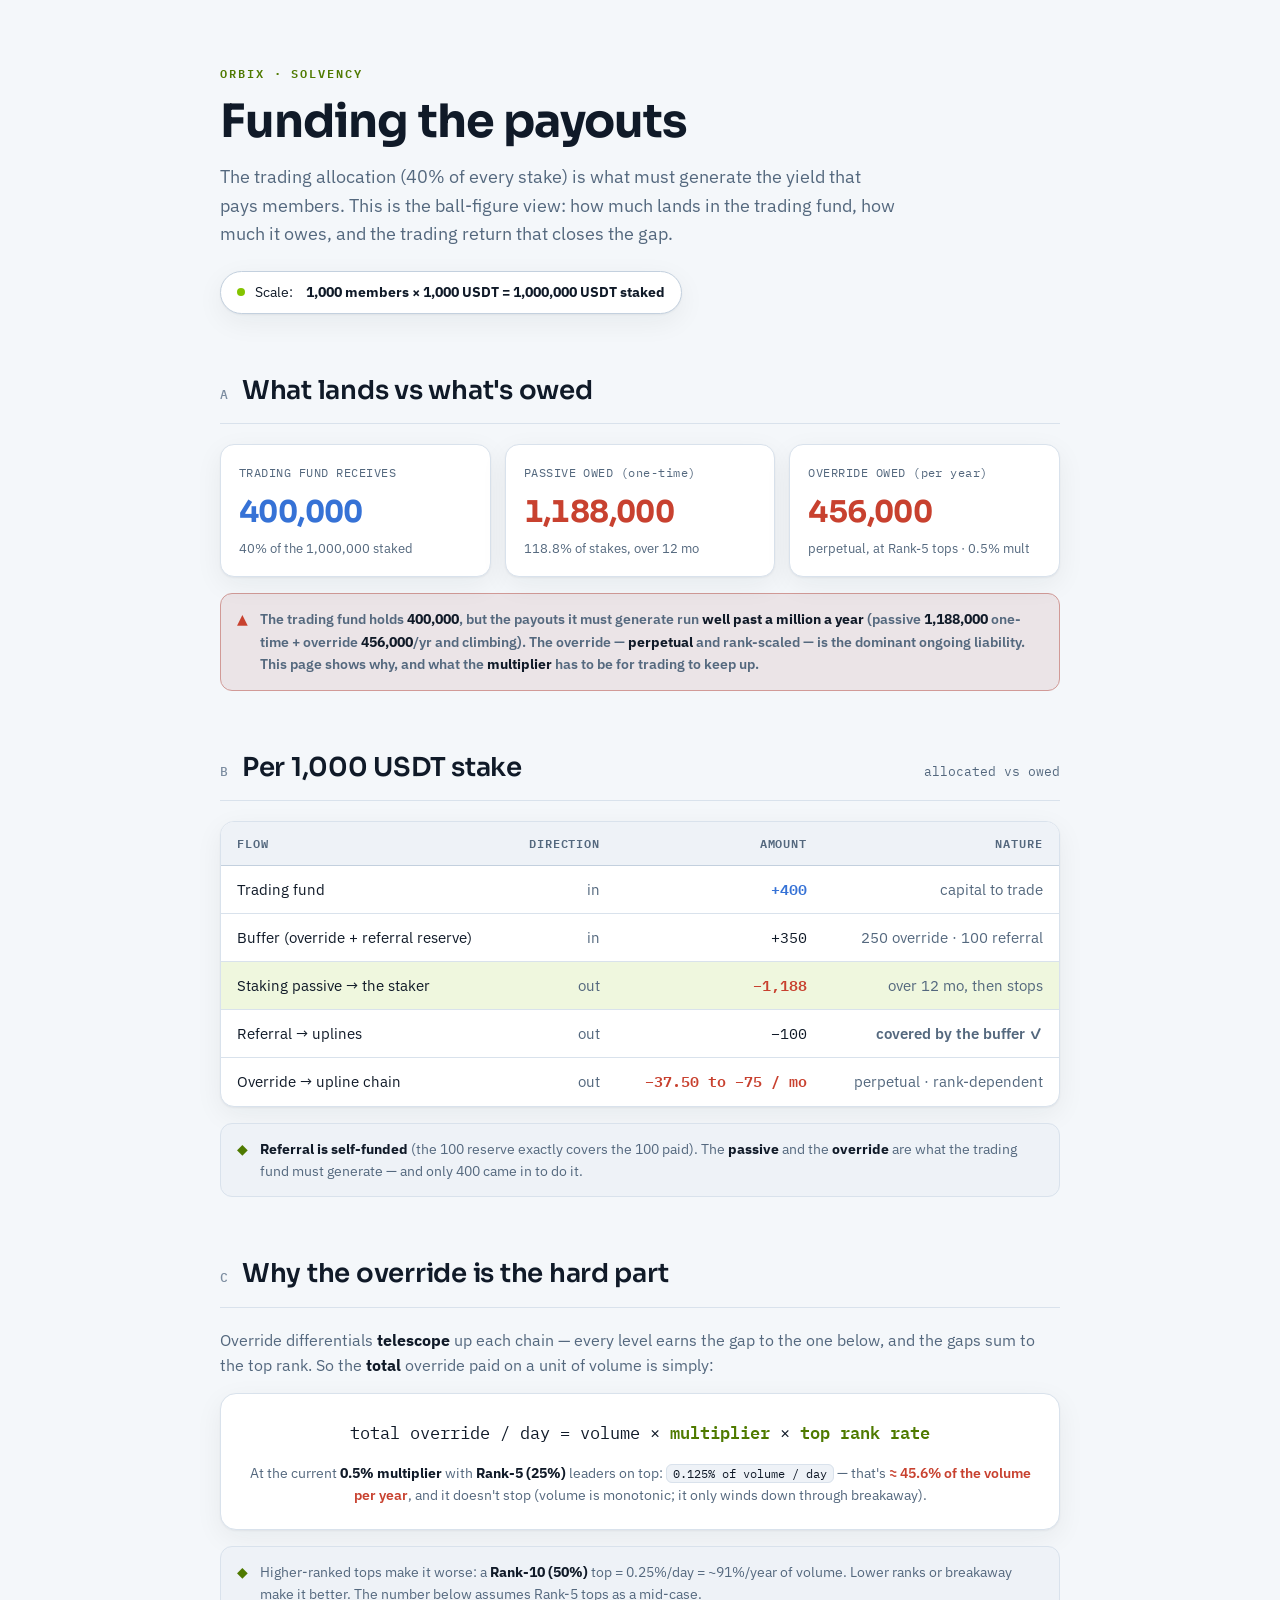
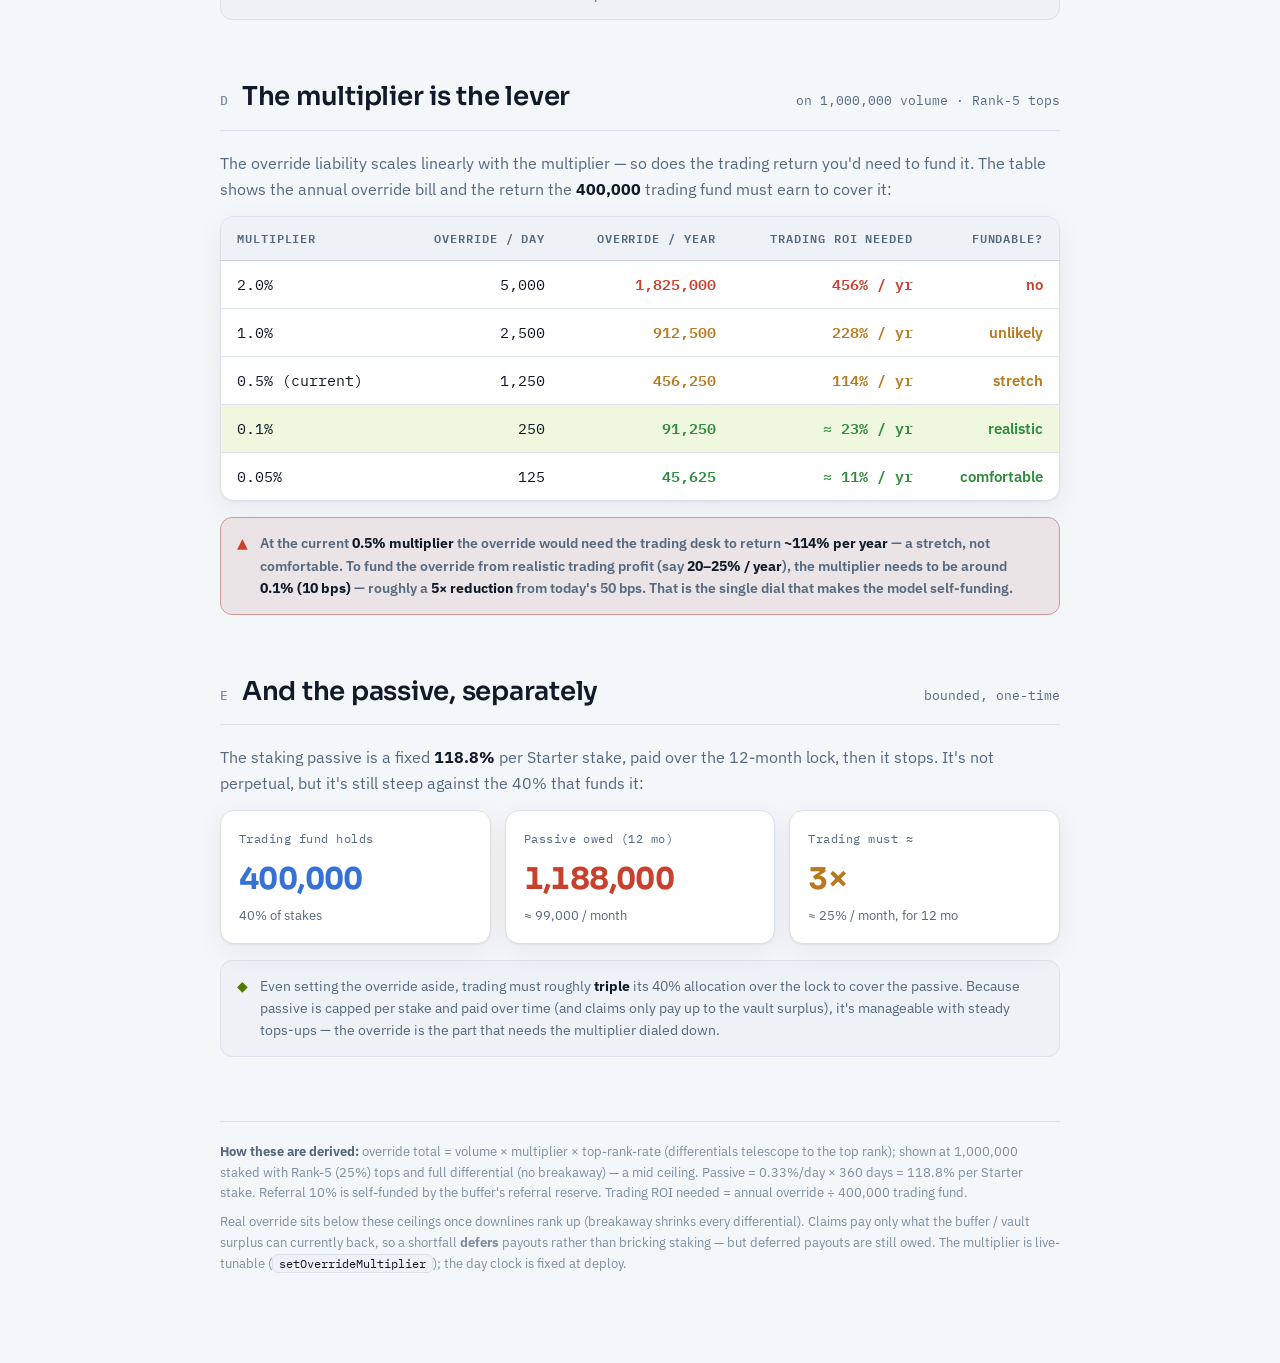
<file: solvency-explainer.html>
<!doctype html>
<html lang="en">
<head>
<meta charset="utf-8">
<title>Funding the ORBIX payouts</title>
<meta name="viewport" content="width=device-width, initial-scale=1">
<link rel="preconnect" href="https://fonts.googleapis.com">
<link rel="preconnect" href="https://fonts.gstatic.com" crossorigin>
<link rel="stylesheet" href="https://fonts.googleapis.com/css2?family=Sora:wght@500;600;700&family=IBM+Plex+Sans:wght@400;500;600&family=IBM+Plex+Mono:wght@400;500;600&display=swap">
<style>
  :root{
    --bg:#f4f7fa; --surface:#ffffff; --surface-2:#eef2f7; --line:#d9e2ec; --line-strong:#c3d0de;
    --ink:#101a28; --muted:#54687e; --faint:#7c8da0;
    --accent:#4f7a00; --accent-fill:#84c400; --accent-ink:#ffffff;
    --trading:#3672d6; --pos:#2e8b3d; --warn:#b7791f; --crit:#c8412f;
    --shadow:0 1px 2px rgba(16,26,40,.05), 0 8px 28px rgba(16,26,40,.06);
  }
  @media (prefers-color-scheme:dark){ :root:not([data-theme="light"]){
    --bg:#0a0f17; --surface:#111a26; --surface-2:#0e1620; --line:#1e2a3a; --line-strong:#2b3a4e;
    --ink:#e9f0f8; --muted:#93a4b9; --faint:#6c7f96;
    --accent:#c6f24e; --accent-fill:#c6f24e; --accent-ink:#0a0f17;
    --trading:#6ea8fe; --pos:#7ee08a; --warn:#f0c05a; --crit:#ff7a68;
    --shadow:0 1px 2px rgba(0,0,0,.3), 0 10px 34px rgba(0,0,0,.4);
  }}
  :root[data-theme="dark"]{
    --bg:#0a0f17; --surface:#111a26; --surface-2:#0e1620; --line:#1e2a3a; --line-strong:#2b3a4e;
    --ink:#e9f0f8; --muted:#93a4b9; --faint:#6c7f96;
    --accent:#c6f24e; --accent-fill:#c6f24e; --accent-ink:#0a0f17;
    --trading:#6ea8fe; --pos:#7ee08a; --warn:#f0c05a; --crit:#ff7a68;
    --shadow:0 1px 2px rgba(0,0,0,.3), 0 10px 34px rgba(0,0,0,.4);
  }
  *{box-sizing:border-box}
  body{margin:0; background:var(--bg); color:var(--ink); font-family:"IBM Plex Sans",system-ui,sans-serif; font-size:16px; line-height:1.6; -webkit-font-smoothing:antialiased}
  .wrap{max-width:920px; margin:0 auto; padding:clamp(20px,5vw,64px) clamp(16px,4vw,40px) 80px}
  h1,h2,h3{font-family:"Sora",system-ui,sans-serif; text-wrap:balance; margin:0}
  .mono{font-family:"IBM Plex Mono",monospace; font-variant-numeric:tabular-nums}
  .eyebrow{font-family:"IBM Plex Mono",monospace; font-size:12px; letter-spacing:.16em; text-transform:uppercase; color:var(--accent); font-weight:600}
  header h1{font-size:clamp(30px,6vw,46px); font-weight:700; line-height:1.08; margin:14px 0 0; letter-spacing:-.02em}
  .lede{color:var(--muted); font-size:clamp(16px,2.2vw,18px); margin:16px 0 0; max-width:62ch}
  .assume{display:inline-flex; align-items:center; gap:10px; margin-top:22px; padding:9px 16px; border-radius:999px; background:var(--surface); border:1px solid var(--line-strong); font-size:14px; box-shadow:var(--shadow)}
  .assume b{color:var(--ink)} .assume .dot{width:8px;height:8px;border-radius:99px;background:var(--accent-fill)}
  section{margin-top:56px}
  .sec-head{display:flex; align-items:baseline; gap:14px; margin-bottom:20px; border-bottom:1px solid var(--line); padding-bottom:12px}
  .sec-idx{font-family:"IBM Plex Mono",monospace; font-size:13px; color:var(--faint); font-weight:500}
  .sec-head h2{font-size:clamp(20px,3.4vw,26px); font-weight:600; letter-spacing:-.01em}
  .sec-head .tag{margin-left:auto; font-size:12.5px; color:var(--muted); font-family:"IBM Plex Mono",monospace}
  p{margin:0 0 14px} .muted{color:var(--muted)}
  .card{background:var(--surface); border:1px solid var(--line); border-radius:16px; padding:22px; box-shadow:var(--shadow)}
  .tbl-wrap{overflow-x:auto; border:1px solid var(--line); border-radius:14px; background:var(--surface); box-shadow:var(--shadow)}
  table{border-collapse:collapse; width:100%; font-size:14.5px}
  th,td{text-align:right; padding:12px 16px; white-space:nowrap}
  th:first-child,td:first-child{text-align:left}
  thead th{font-family:"IBM Plex Mono",monospace; font-size:11.5px; letter-spacing:.08em; text-transform:uppercase; color:var(--muted); font-weight:600; background:var(--surface-2); border-bottom:1px solid var(--line-strong)}
  tbody tr{border-top:1px solid var(--line)} tbody tr:first-child{border-top:0}
  td.dim{color:var(--muted)}
  .pos{color:var(--pos); font-weight:600} .warn{color:var(--warn); font-weight:600} .crit{color:var(--crit); font-weight:600}
  .accent{color:var(--accent); font-weight:600}
  tr.hi td{background:color-mix(in srgb, var(--accent-fill) 13%, var(--surface))}
  .stats{display:grid; grid-template-columns:repeat(3,1fr); gap:14px}
  @media(max-width:640px){.stats{grid-template-columns:1fr}}
  .stat{background:var(--surface); border:1px solid var(--line); border-radius:14px; padding:18px; box-shadow:var(--shadow)}
  .stat .k{font-size:12px; color:var(--muted); font-family:"IBM Plex Mono",monospace; letter-spacing:.04em}
  .stat .v{font-family:"Sora",sans-serif; font-weight:700; font-size:clamp(23px,4vw,30px); letter-spacing:-.02em; margin-top:6px; font-variant-numeric:tabular-nums}
  .stat .u{font-size:12.5px; color:var(--muted); margin-top:2px}
  .stat.trade .v{color:var(--trading)} .stat.owe .v{color:var(--crit)}
  .note{display:flex; gap:12px; padding:14px 16px; border-radius:12px; background:var(--surface-2); border:1px solid var(--line); font-size:14px; color:var(--muted); margin-top:16px}
  .note b{color:var(--ink)} .note .m{flex:none; color:var(--accent)}
  .note.crit{border-color:color-mix(in srgb,var(--crit) 45%,var(--line)); background:color-mix(in srgb,var(--crit) 8%,var(--surface-2))} .note.crit .m{color:var(--crit)}
  code{font-family:"IBM Plex Mono",monospace; background:var(--surface-2); border:1px solid var(--line); border-radius:6px; padding:1px 6px; font-size:.9em; color:var(--ink)}
  footer{margin-top:64px; padding-top:20px; border-top:1px solid var(--line); color:var(--faint); font-size:13px}
  footer p{margin:0 0 8px}
  .big-eq{font-family:"IBM Plex Mono",monospace; text-align:center; font-size:clamp(14px,2.6vw,17px); line-height:1.9}
</style>
</head>
<body>

<div class="wrap">
  <header>
    <div class="eyebrow">ORBIX · Solvency</div>
    <h1>Funding the payouts</h1>
    <p class="lede">The trading allocation (40% of every stake) is what must generate the yield that pays members. This is the ball-figure view: how much lands in the trading fund, how much it owes, and the trading return that closes the gap.</p>
    <div class="assume"><span class="dot"></span>Scale: <b>&nbsp;1,000 members × 1,000 USDT = 1,000,000 USDT staked</b></div>
  </header>

  <!-- headline -->
  <section>
    <div class="sec-head"><span class="sec-idx">A</span><h2>What lands vs what's owed</h2></div>
    <div class="stats">
      <div class="stat trade"><div class="k">TRADING FUND RECEIVES</div><div class="v">400,000</div><div class="u">40% of the 1,000,000 staked</div></div>
      <div class="stat owe"><div class="k">PASSIVE OWED (one-time)</div><div class="v">1,188,000</div><div class="u">118.8% of stakes, over 12 mo</div></div>
      <div class="stat owe"><div class="k">OVERRIDE OWED (per year)</div><div class="v">456,000</div><div class="u">perpetual, at Rank-5 tops · 0.5% mult</div></div>
    </div>
    <div class="note crit"><span class="m">▲</span><div>The trading fund holds <b>400,000</b>, but the payouts it must generate run <b>well past a million a year</b> (passive <b>1,188,000</b> one-time + override <b>456,000</b>/yr and climbing). The override — <b>perpetual</b> and rank-scaled — is the dominant ongoing liability. This page shows why, and what the <b>multiplier</b> has to be for trading to keep up.</div></div>
  </section>

  <!-- per 1000 unit -->
  <section>
    <div class="sec-head"><span class="sec-idx">B</span><h2>Per 1,000 USDT stake</h2><span class="tag">allocated vs owed</span></div>
    <div class="tbl-wrap">
      <table>
        <thead><tr><th>Flow</th><th>Direction</th><th>Amount</th><th>Nature</th></tr></thead>
        <tbody>
          <tr><td>Trading fund</td><td class="dim">in</td><td class="mono" style="color:var(--trading);font-weight:600">+400</td><td class="dim">capital to trade</td></tr>
          <tr><td>Buffer (override + referral reserve)</td><td class="dim">in</td><td class="mono">+350</td><td class="dim">250 override · 100 referral</td></tr>
          <tr class="hi"><td>Staking passive → the staker</td><td class="dim">out</td><td class="mono crit">−1,188</td><td class="dim">over 12 mo, then stops</td></tr>
          <tr><td>Referral → uplines</td><td class="dim">out</td><td class="mono">−100</td><td class="dim pos">covered by the buffer ✓</td></tr>
          <tr><td>Override → upline chain</td><td class="dim">out</td><td class="mono crit">−37.50 to −75 / mo</td><td class="dim">perpetual · rank-dependent</td></tr>
        </tbody>
      </table>
    </div>
    <div class="note"><span class="m">◆</span><div><b>Referral is self-funded</b> (the 100 reserve exactly covers the 100 paid). The <b>passive</b> and the <b>override</b> are what the trading fund must generate — and only 400 came in to do it.</div></div>
  </section>

  <!-- why override telescopes -->
  <section>
    <div class="sec-head"><span class="sec-idx">C</span><h2>Why the override is the hard part</h2></div>
    <p class="muted">Override differentials <b style="color:var(--ink)">telescope</b> up each chain — every level earns the gap to the one below, and the gaps sum to the top rank. So the <b style="color:var(--ink)">total</b> override paid on a unit of volume is simply:</p>
    <div class="card"><div class="big-eq">total override / day = volume × <b class="accent">multiplier</b> × <b class="accent">top rank rate</b></div>
      <p class="muted" style="text-align:center;margin:14px 0 0;font-size:13.5px">At the current <b style="color:var(--ink)">0.5% multiplier</b> with <b style="color:var(--ink)">Rank-5 (25%)</b> leaders on top: <code>0.125% of volume / day</code> — that's <b class="crit">≈ 45.6% of the volume per year</b>, and it doesn't stop (volume is monotonic; it only winds down through breakaway).</p>
    </div>
    <div class="note"><span class="m">◆</span><div>Higher-ranked tops make it worse: a <b>Rank-10 (50%)</b> top = 0.25%/day = ~91%/year of volume. Lower ranks or breakaway make it better. The number below assumes Rank-5 tops as a mid-case.</div></div>
  </section>

  <!-- the lever -->
  <section>
    <div class="sec-head"><span class="sec-idx">D</span><h2>The multiplier is the lever</h2><span class="tag">on 1,000,000 volume · Rank-5 tops</span></div>
    <p class="muted">The override liability scales linearly with the multiplier — so does the trading return you'd need to fund it. The table shows the annual override bill and the return the <b style="color:var(--ink)">400,000</b> trading fund must earn to cover it:</p>
    <div class="tbl-wrap">
      <table>
        <thead><tr><th>Multiplier</th><th>Override / day</th><th>Override / year</th><th>Trading ROI needed</th><th>Fundable?</th></tr></thead>
        <tbody>
          <tr><td class="mono">2.0%</td><td class="mono">5,000</td><td class="mono crit">1,825,000</td><td class="mono crit">456% / yr</td><td class="crit">no</td></tr>
          <tr><td class="mono">1.0%</td><td class="mono">2,500</td><td class="mono warn">912,500</td><td class="mono warn">228% / yr</td><td class="warn">unlikely</td></tr>
          <tr><td class="mono">0.5% <span class="dim">(current)</span></td><td class="mono">1,250</td><td class="mono warn">456,250</td><td class="mono warn">114% / yr</td><td class="warn">stretch</td></tr>
          <tr class="hi"><td class="mono">0.1%</td><td class="mono">250</td><td class="mono pos">91,250</td><td class="mono pos">≈ 23% / yr</td><td class="pos">realistic</td></tr>
          <tr><td class="mono">0.05%</td><td class="mono">125</td><td class="mono pos">45,625</td><td class="mono pos">≈ 11% / yr</td><td class="pos">comfortable</td></tr>
        </tbody>
      </table>
    </div>
    <div class="note crit"><span class="m">▲</span><div>At the current <b>0.5% multiplier</b> the override would need the trading desk to return <b>~114% per year</b> — a stretch, not comfortable. To fund the override from realistic trading profit (say <b>20–25% / year</b>), the multiplier needs to be around <b>0.1% (10 bps)</b> — roughly a <b>5× reduction</b> from today's 50 bps. That is the single dial that makes the model self-funding.</div></div>
  </section>

  <!-- passive side -->
  <section>
    <div class="sec-head"><span class="sec-idx">E</span><h2>And the passive, separately</h2><span class="tag">bounded, one-time</span></div>
    <p class="muted">The staking passive is a fixed <b style="color:var(--ink)">118.8%</b> per Starter stake, paid over the 12-month lock, then it stops. It's not perpetual, but it's still steep against the 40% that funds it:</p>
    <div class="stats">
      <div class="stat"><div class="k">Trading fund holds</div><div class="v" style="color:var(--trading)">400,000</div><div class="u">40% of stakes</div></div>
      <div class="stat"><div class="k">Passive owed (12 mo)</div><div class="v" style="color:var(--crit)">1,188,000</div><div class="u">≈ 99,000 / month</div></div>
      <div class="stat"><div class="k">Trading must ≈</div><div class="v" style="color:var(--warn)">3×</div><div class="u">≈ 25% / month, for 12 mo</div></div>
    </div>
    <div class="note"><span class="m">◆</span><div>Even setting the override aside, trading must roughly <b>triple</b> its 40% allocation over the lock to cover the passive. Because passive is capped per stake and paid over time (and claims only pay up to the vault surplus), it's manageable with steady tops-ups — the override is the part that needs the multiplier dialed down.</div></div>
  </section>

  <footer>
    <p><b style="color:var(--muted)">How these are derived:</b> override total = volume × multiplier × top-rank-rate (differentials telescope to the top rank); shown at 1,000,000 staked with Rank-5 (25%) tops and full differential (no breakaway) — a mid ceiling. Passive = 0.33%/day × 360 days = 118.8% per Starter stake. Referral 10% is self-funded by the buffer's referral reserve. Trading ROI needed = annual override ÷ 400,000 trading fund.</p>
    <p>Real override sits below these ceilings once downlines rank up (breakaway shrinks every differential). Claims pay only what the buffer / vault surplus can currently back, so a shortfall <b>defers</b> payouts rather than bricking staking — but deferred payouts are still owed. The multiplier is live-tunable (<code>setOverrideMultiplier</code>); the day clock is fixed at deploy.</p>
  </footer>
</div>
</body>
</html>
</file>
